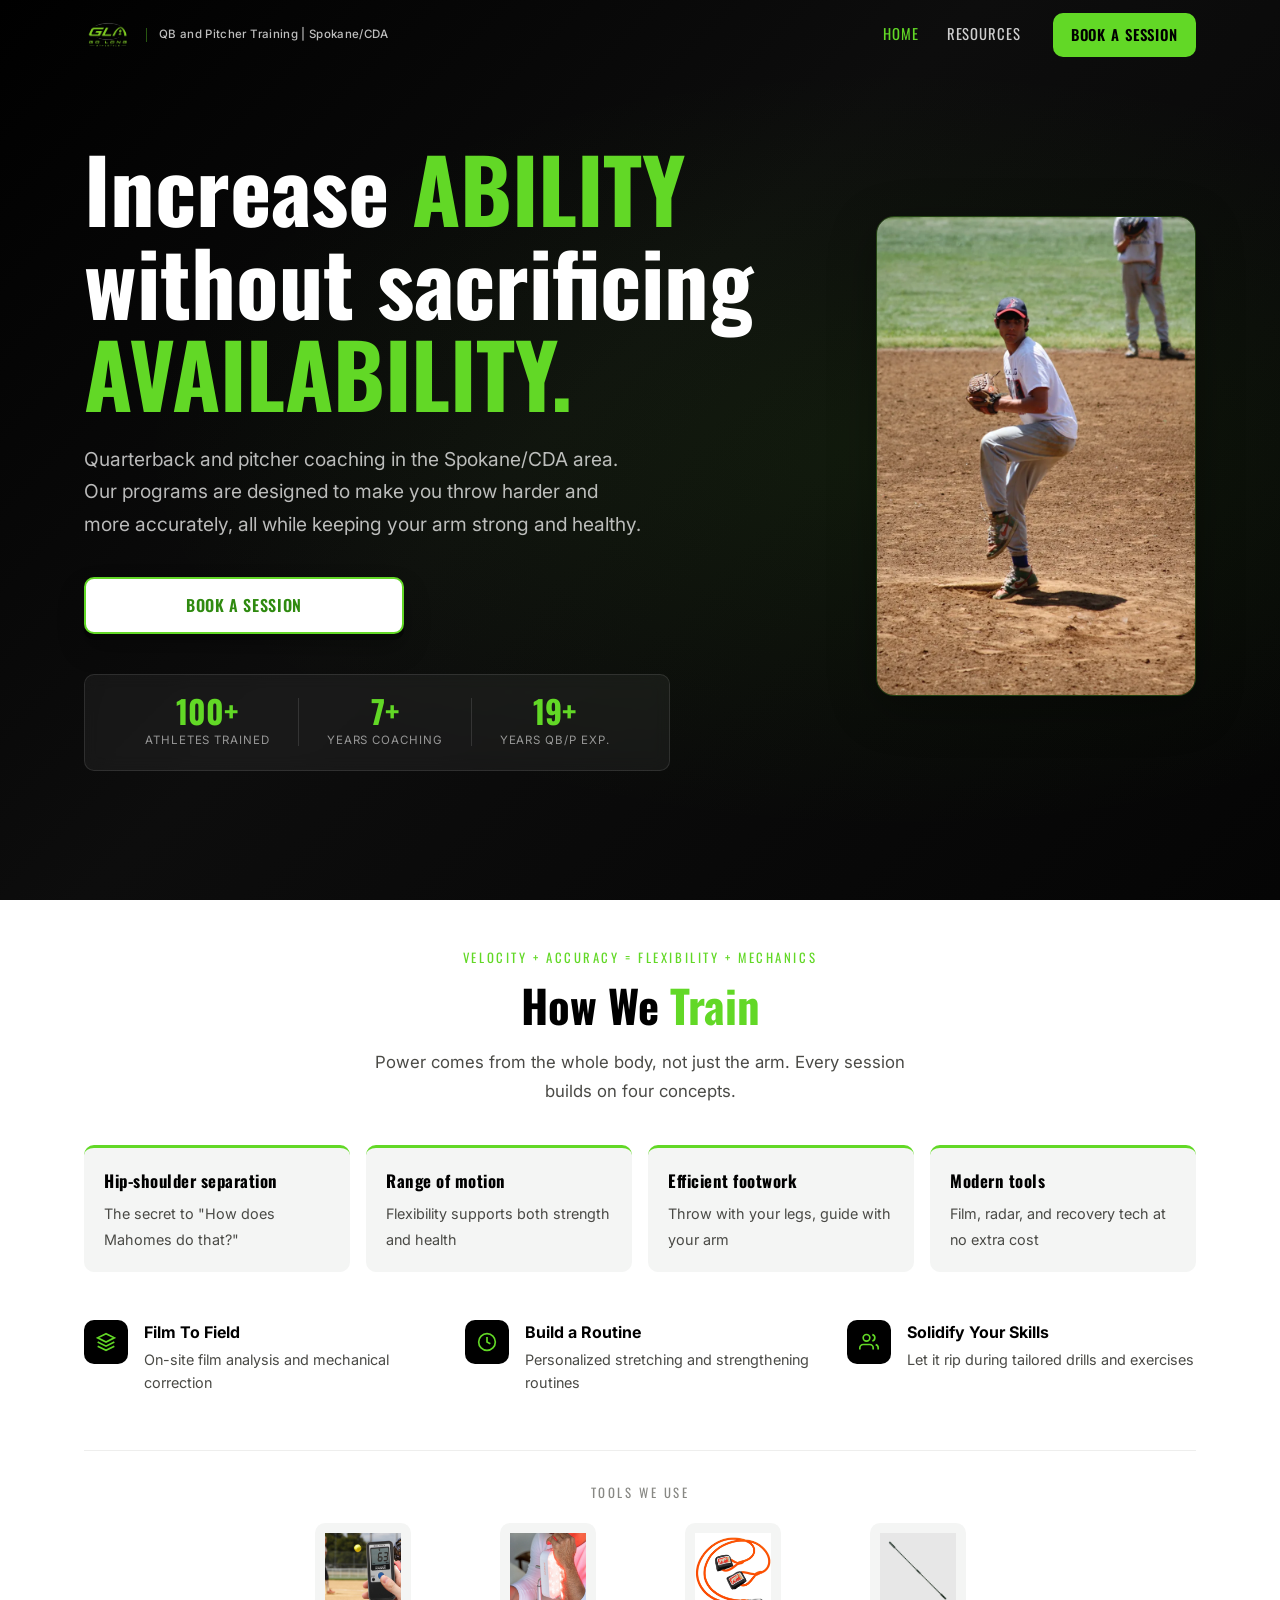
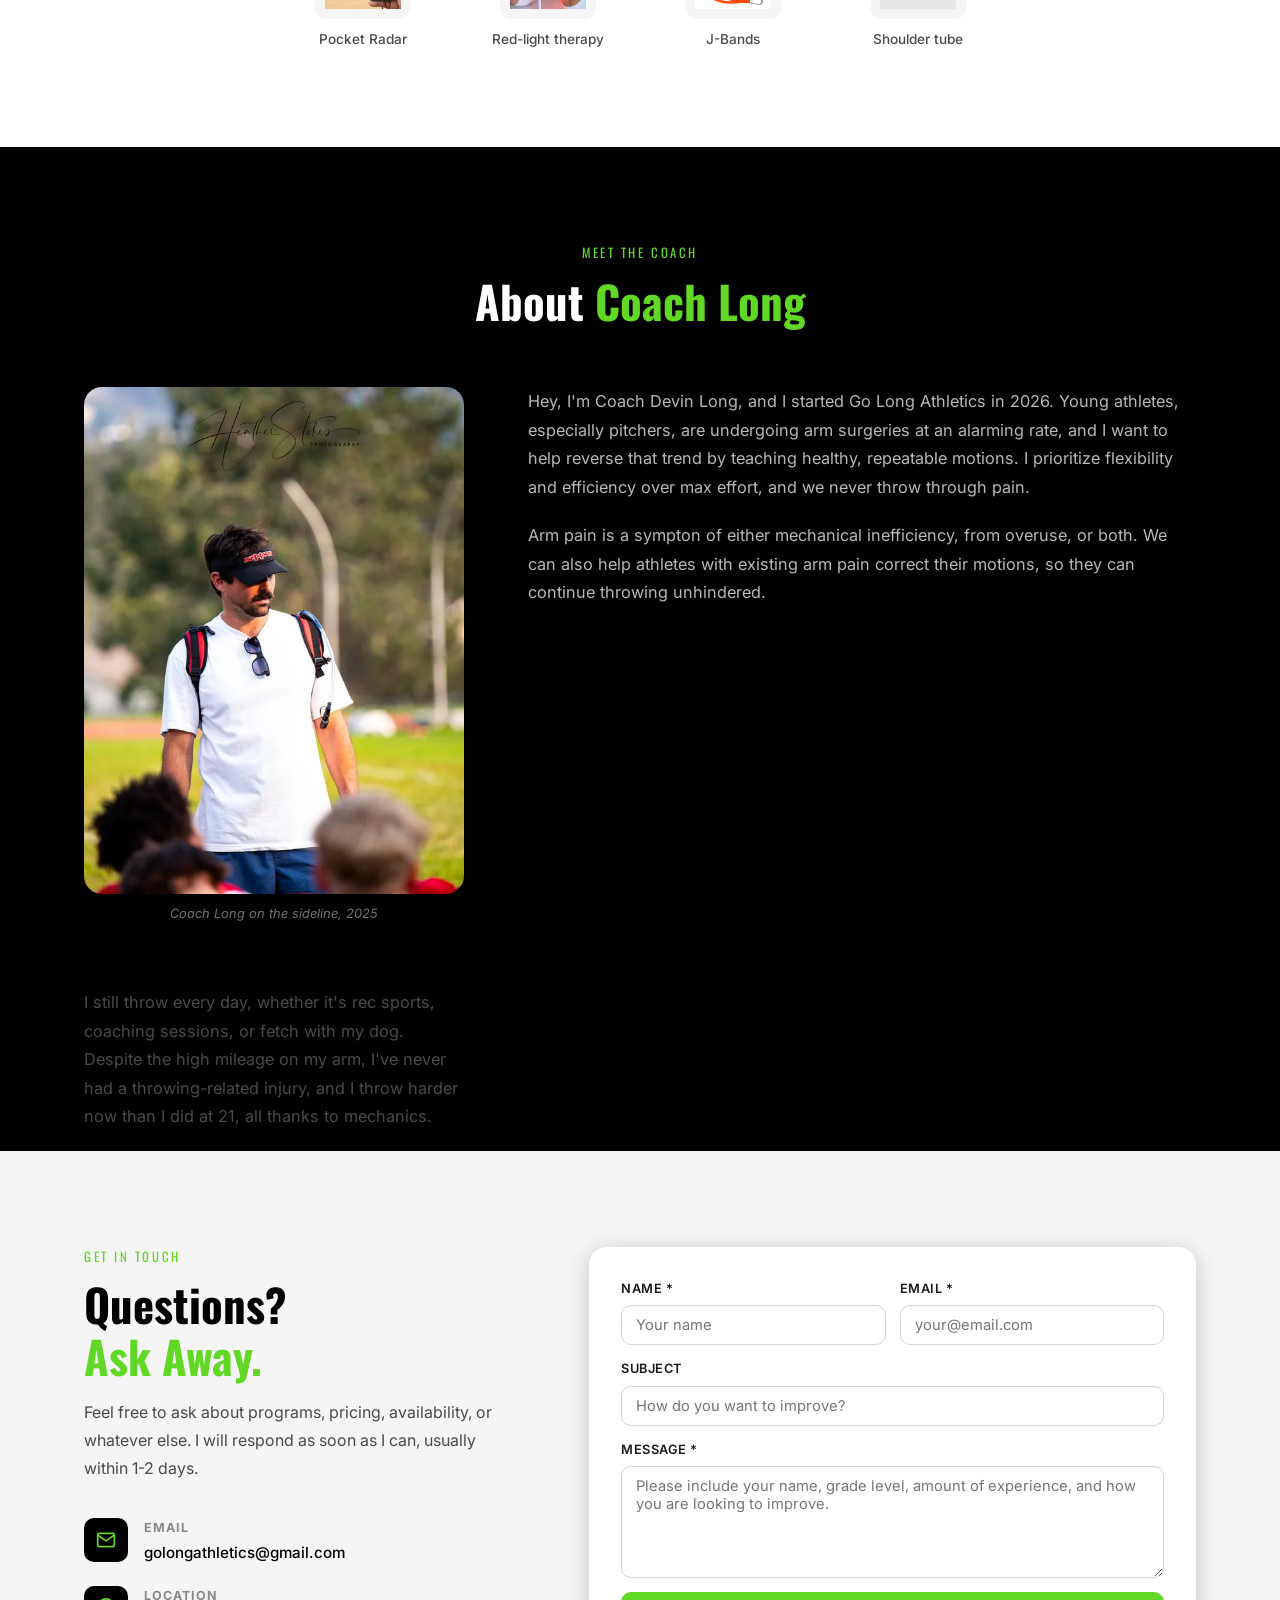
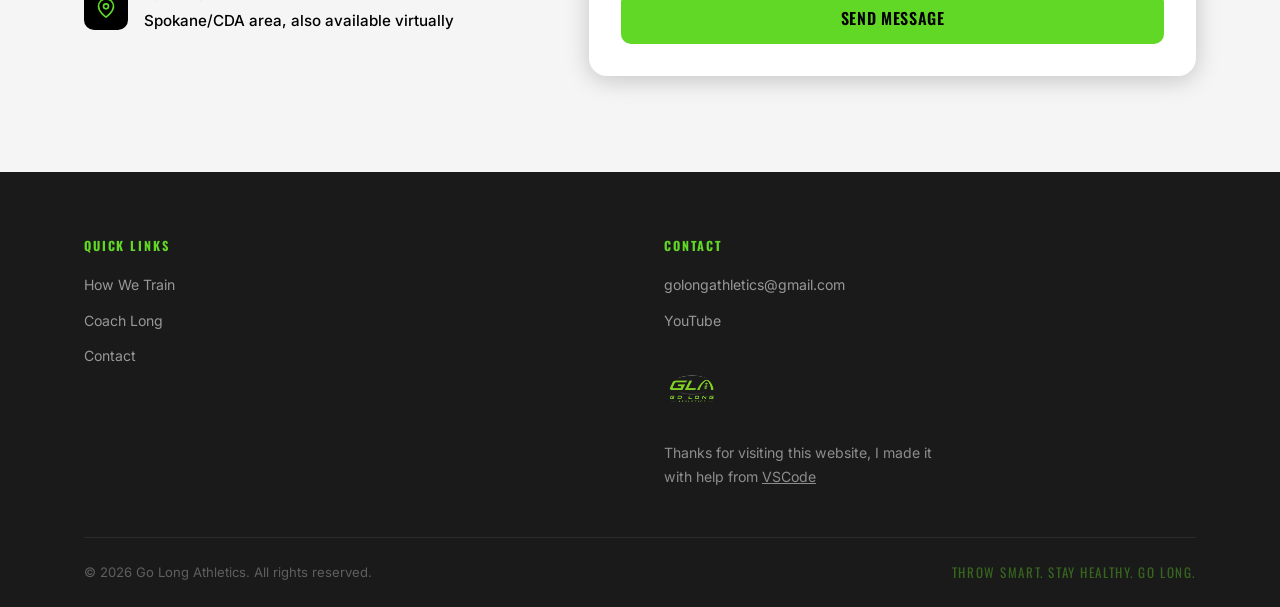
<file: index.html>
<!DOCTYPE html>
<html lang="en">
<head>
  <meta charset="UTF-8" />
  <meta name="viewport" content="width=device-width, initial-scale=1.0" />
  <title>Go Long Athletics | QB &amp; Pitcher Training in Spokane &amp; Coeur d'Alene</title>
  <meta name="description" content="Quarterback and pitcher coaching in the Spokane and Coeur d'Alene area, plus virtual sessions. Build velocity and accuracy with sound mechanics. Book a session today." />
  <link rel="canonical" href="https://golongathletics.com/" />
  <meta property="og:site_name" content="Go Long Athletics" />
  <meta property="og:type" content="website" />
  <meta property="og:title" content="Go Long Athletics | QB &amp; Pitcher Training in Spokane &amp; Coeur d'Alene" />
  <meta property="og:description" content="Quarterback and pitcher coaching in the Spokane and Coeur d'Alene area, plus virtual sessions. Build velocity and accuracy with sound mechanics. Book a session today." />
  <meta property="og:url" content="https://golongathletics.com/" />
  <meta property="og:image" content="https://golongathletics.com/photos/diagrams/GLAlogonobackground.png" />
  <script type="application/ld+json">{"@context":"https://schema.org","@graph":[{"@type":"WebSite","name":"Go Long Athletics","url":"https://golongathletics.com/"},{"@type":"Organization","name":"Go Long Athletics","url":"https://golongathletics.com/","logo":"https://golongathletics.com/photos/diagrams/GLAlogonobackground.png","email":"golongathletics@gmail.com","sameAs":["https://www.youtube.com/@GoLongAthletics"]}]}</script>
  <link rel="preconnect" href="https://fonts.googleapis.com" />
  <link rel="preconnect" href="https://fonts.gstatic.com" crossorigin />
  <link href="https://fonts.googleapis.com/css2?family=Oswald:wght@400;500;600;700&family=Inter:wght@300;400;500;600&display=swap" rel="stylesheet" />
  <link rel="stylesheet" href="styles.css" />
</head>
<body>

  <!-- ═══════════════════════════ NAVIGATION ═══════════════════════════ -->
  <header id="site-header">
    <nav class="nav-container">
      <div class="nav-brand">
        <a href="index.html" class="nav-logo">
          <img src="photos/diagrams/GLAlogonobackground.webp" alt="Go Long Athletics" class="nav-logo-img" />
        </a>
        <p class="nav-tagline">QB and Pitcher Training | Spokane/CDA</p>
      </div>
      <ul class="nav-links">
        <li><a href="#home" class="active">Home</a></li>
        <li><a href="resources.html">Resources</a></li>
      </ul>
      <a href="#contact" class="nav-cta nav-cta-btn">Book a Session</a>
    </nav>
  </header>

  <!-- ═══════════════════════════ HERO ═══════════════════════════ -->
  <section id="home" class="hero">
    <div class="hero-bg"></div>
    <div class="hero-overlay"></div>
    <div class="hero-content">
      <div class="hero-text">
        <h1 class="hero-title">Increase <span class="gold">ABILITY</span><br />without sacrificing <span class="gold">AVAILABILITY.</span></h1>
        <p class="hero-subtitle">Quarterback and pitcher coaching in the Spokane/CDA area. Our programs are designed to make you throw harder and more accurately, all while keeping your arm strong and healthy.</p>
        <div class="hero-actions">
          <!-- QB and Pitcher pages coming soon
          <a href="qb.html" class="btn btn-outline">QB</a>
          <a href="pitcher.html" class="btn btn-outline">Pitcher</a>
          -->
          <a href="#contact" class="btn btn-primary hero-contact-btn">Book a Session</a>
        </div>
        <div class="hero-badges">
          <div class="badge"><span class="badge-num">100+</span><span class="badge-label">Athletes Trained</span></div>
          <div class="badge-divider"></div>
          <div class="badge"><span class="badge-num">7+</span><span class="badge-label">Years Coaching</span></div>
          <div class="badge-divider"></div>
          <div class="badge"><span class="badge-num">19+</span><span class="badge-label">Years QB/P Exp.</span></div>
        </div>
      </div>
      <figure class="hero-photo">
        <img src="photos/athletes/IMG_3676.webp" alt="Coach Long pitching" class="hero-photo-img" />
      </figure>
    </div>
  </section>

  <!-- ═══════════════════════════ HOW WE TRAIN ═══════════════════════════ -->
  <section id="about" class="section about-section">
    <div class="container">
      <div class="section-header">
        <p class="section-eyebrow">Velocity + Accuracy = Flexibility + Mechanics</p>
        <h2 class="section-title">How We <span class="gold">Train</span></h2>
        <p class="section-intro">Power comes from the whole body, not just the arm. Every session builds on four concepts.</p>
      </div>
      <ul class="concept-list">
        <li><strong>Hip-shoulder separation</strong><span>The secret to "How does Mahomes do that?"</span></li>
        <li><strong>Range of motion</strong><span>Flexibility supports both strength and health</span></li>
        <li><strong>Efficient footwork</strong><span>Throw with your legs, guide with your arm</span></li>
        <li><strong>Modern tools</strong><span>Film, radar, and recovery tech at no extra cost</span></li>
      </ul>
      <div class="about-pillars">
        <div class="pillar">
          <div class="pillar-icon">
            <svg viewBox="0 0 24 24" fill="none" stroke="currentColor" stroke-width="2"><path d="M12 2L2 7l10 5 10-5-10-5zM2 17l10 5 10-5M2 12l10 5 10-5"/></svg>
          </div>
          <div>
            <strong>Film To Field</strong>
            <p>On-site film analysis and mechanical correction</p>
          </div>
        </div>
        <div class="pillar">
          <div class="pillar-icon">
            <svg viewBox="0 0 24 24" fill="none" stroke="currentColor" stroke-width="2"><circle cx="12" cy="12" r="10"/><polyline points="12,6 12,12 16,14"/></svg>
          </div>
          <div>
            <strong>Build a Routine</strong>
            <p>Personalized stretching and strengthening routines</p>
          </div>
        </div>
        <div class="pillar">
          <div class="pillar-icon">
            <svg viewBox="0 0 24 24" fill="none" stroke="currentColor" stroke-width="2"><path d="M17 21v-2a4 4 0 0 0-4-4H5a4 4 0 0 0-4 4v2"/><circle cx="9" cy="7" r="4"/><path d="M23 21v-2a4 4 0 0 0-3-3.87M16 3.13a4 4 0 0 1 0 7.75"/></svg>
          </div>
          <div>
            <strong>Solidify Your Skills</strong>
            <p>Let it rip during tailored drills and exercises</p>
          </div>
        </div>
      </div>
      <div class="tools-row">
        <p class="tools-label">Tools we use</p>
        <ul>
          <li><img src="photos/tech/radar.jpg" alt="" loading="lazy" /><span>Pocket Radar</span></li>
          <li><img src="photos/tech/lumebox.webp" alt="" loading="lazy" /><span>Red-light therapy</span></li>
          <li><img src="photos/tech/jbands.avif" alt="" loading="lazy" /><span>J-Bands</span></li>
          <li><img src="photos/tech/shouldertube.png" alt="" loading="lazy" /><span>Shoulder tube</span></li>
        </ul>
      </div>
    </div>
  </section>

  <!-- ═══════════════════════════ COACH ═══════════════════════════ -->
  <section id="coach" class="section coach-section">
    <div class="container">
      <div class="section-header">
        <p class="section-eyebrow">Meet the Coach</p>
        <h2 class="section-title">About <span class="gold">Coach Long</span></h2>
      </div>
      <div class="coach-grid">
        <div class="coach-photo-wrap">
          <img src="photos/me:live/coach-sideline.webp" alt="Coach Devin Long" class="coach-photo" loading="lazy" />
          <p class="coach-photo-caption">Coach Long on the sideline, 2025</p>
        </div>
        <div class="coach-bio">
          <p class="about-body">Hey, I'm Coach Devin Long, and I started Go Long Athletics in 2026. Young athletes, especially pitchers, are undergoing arm surgeries at an alarming rate, and I want to help reverse that trend by teaching healthy, repeatable motions. I prioritize flexibility and efficiency over max effort, and we never throw through pain.</p>
          <p class="about-body">Arm pain is a sympton of either mechanical inefficiency, from overuse, or both. We can also help athletes with existing arm pain correct their motions, so they can continue throwing unhindered.</p>
        </div>
          <p class="about-body">I still throw every day, whether it's rec sports, coaching sessions, or fetch with my dog. Despite the high mileage on my arm, I've never had a throwing-related injury, and I throw harder now than I did at 21, all thanks to mechanics.</p>
        </div>
      </div>
    </div>
  </section>

  <!-- ═══════════════════════════ CONTACT ═══════════════════════════ -->
  <section id="contact" class="section contact-section">
    <div class="container">
      <div class="contact-grid">
        <div class="contact-info">
          <p class="section-eyebrow">Get in Touch</p>
          <h2 class="section-title">Questions?<br /><span class="gold">Ask Away.</span></h2>
          <p class="contact-body">Feel free to ask about programs, pricing, availability, or whatever else. I will respond as soon as I can, usually within 1-2 days.</p>
          <div class="contact-details">
            <div class="contact-detail-item">
              <div class="detail-icon">
                <svg viewBox="0 0 24 24" fill="none" stroke="currentColor" stroke-width="2"><path d="M4 4h16c1.1 0 2 .9 2 2v12c0 1.1-.9 2-2 2H4c-1.1 0-2-.9-2-2V6c0-1.1.9-2 2-2z"/><polyline points="22,6 12,13 2,6"/></svg>
              </div>
              <div>
                <strong>Email</strong>
                <a href="mailto:golongathletics@gmail.com">golongathletics@gmail.com</a>
              </div>
            </div>
            <div class="contact-detail-item">
              <div class="detail-icon">
                <svg viewBox="0 0 24 24" fill="none" stroke="currentColor" stroke-width="2"><path d="M21 10c0 7-9 13-9 13s-9-6-9-13a9 9 0 0 1 18 0z"/><circle cx="12" cy="10" r="3"/></svg>
              </div>
              <div>
                <strong>Location</strong>
                <span>Spokane/CDA area, also available virtually</span>
              </div>
            </div>
          </div>
        </div>
        <div class="contact-form-wrap">
          <form
            id="contact-form"
            action="https://submit-form.com/otF4phmnl"
            method="POST"
            class="contact-form"
            novalidate
          >
            <div class="form-row">
              <div class="form-group">
                <label for="c-name">Name *</label>
                <input type="text" id="c-name" name="name" required placeholder="Your name" />
              </div>
              <div class="form-group">
                <label for="c-email">Email *</label>
                <input type="email" id="c-email" name="email" required placeholder="your@email.com" />
              </div>
            </div>
            <div class="form-group">
              <label for="c-subject">Subject</label>
              <input type="text" id="c-subject" name="subject" placeholder="How do you want to improve?" />
            </div>
            <div class="form-group">
              <label for="c-message">Message *</label>
              <textarea id="c-message" name="message" rows="5" required placeholder="Please include your name, grade level, amount of experience, and how you are looking to improve."></textarea>
            </div>
            <button type="submit" class="btn btn-primary btn-full">Send Message</button>
            <div class="form-success" id="contact-success" style="display:none;">
              <svg viewBox="0 0 24 24" fill="none" stroke="currentColor" stroke-width="2"><polyline points="20 6 9 17 4 12"/></svg>
              <p><strong>Message sent!</strong> Thank you.</p>
            </div>
          </form>
        </div>
      </div>
    </div>
  </section>

  <!-- ═══════════════════════════ FOOTER ═══════════════════════════ -->
  <footer class="site-footer">
    <div class="container">
      <div class="footer-grid">
        <div class="footer-links-col">
          <h4>Quick Links</h4>
          <ul>
            <li><a href="#about">How We Train</a></li>
            <li><a href="#coach">Coach Long</a></li>
            <li><a href="#contact">Contact</a></li>
          </ul>
        </div>
        <div class="footer-links-col">
          <h4>Contact</h4>
          <ul>
            <li><a href="mailto:golongathletics@gmail.com">golongathletics@gmail.com</a></li>
            <li><a href="https://www.youtube.com/@GoLongAthletics" target="_blank" rel="noopener noreferrer">YouTube</a></li>
          </ul>
          <div class="footer-brand">
            <a href="#home" class="footer-logo">
              <img src="photos/diagrams/GLAlogonobackground.webp" alt="Go Long Athletics" class="footer-logo-img" loading="lazy" />
            </a>
            <p>Thanks for visiting this website, I made it with help from <a href="https://code.visualstudio.com/" target="_blank" rel="noopener noreferrer">VSCode</a></p>
          </div>
        </div>
      </div>
      <div class="footer-bottom">
        <p>&copy; <span id="footer-year"></span> Go Long Athletics. All rights reserved.</p>
        <p class="footer-tagline">Throw Smart. Stay Healthy. Go Long.</p>
      </div>
    </div>
  </footer>

  <script src="script.js"></script>
</body>
</html>
</file>
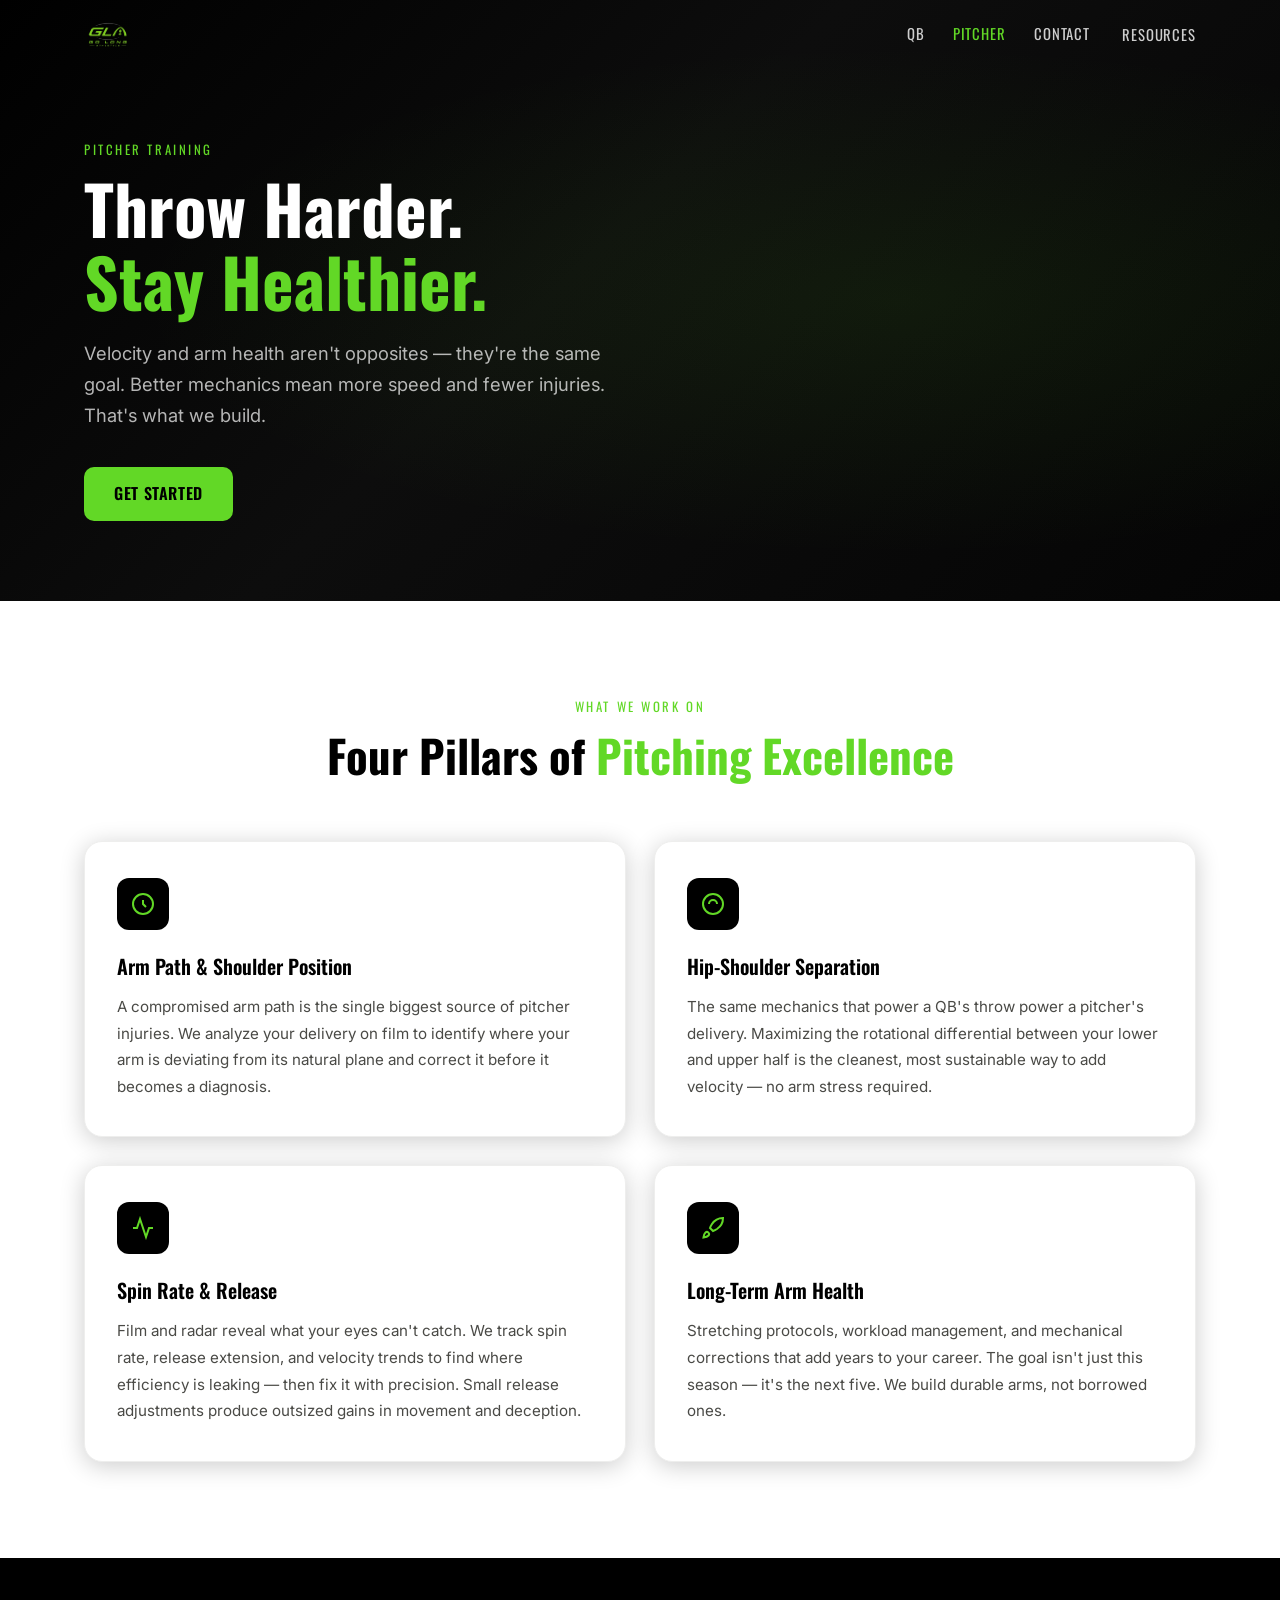
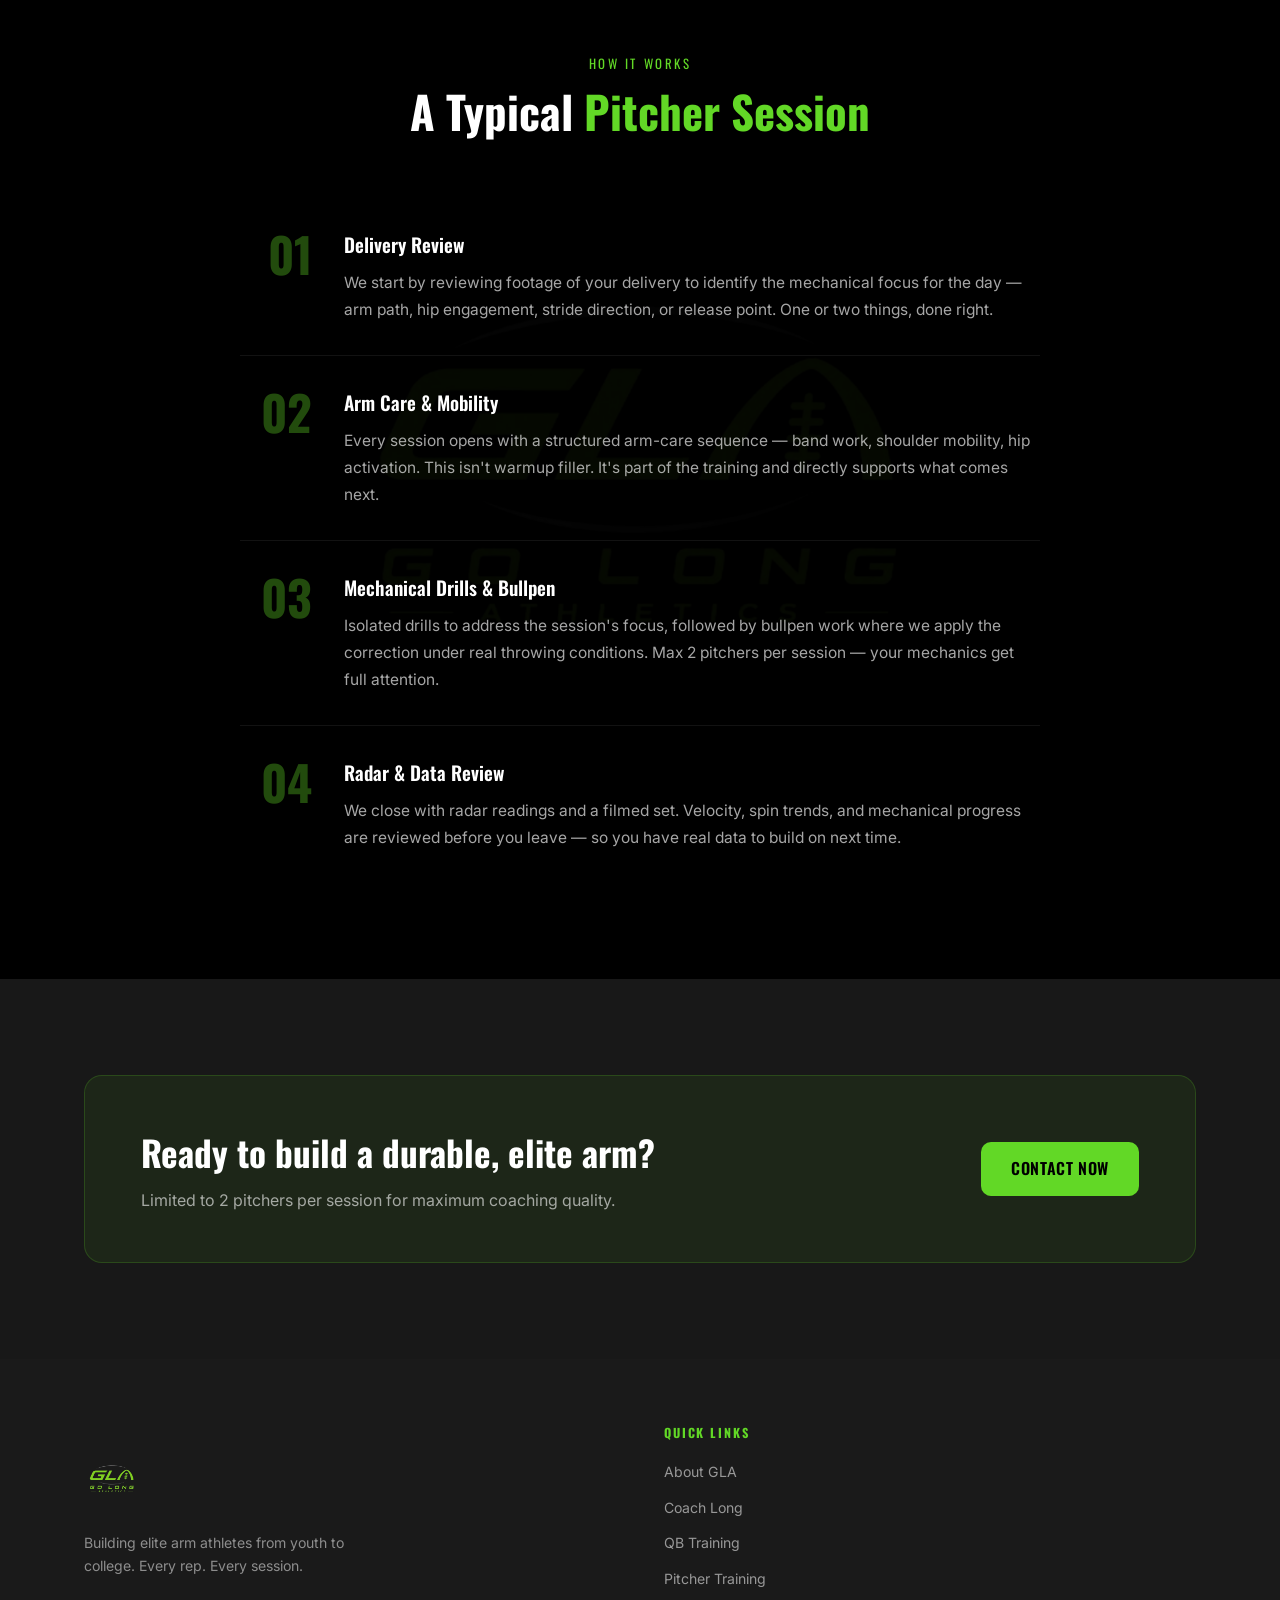
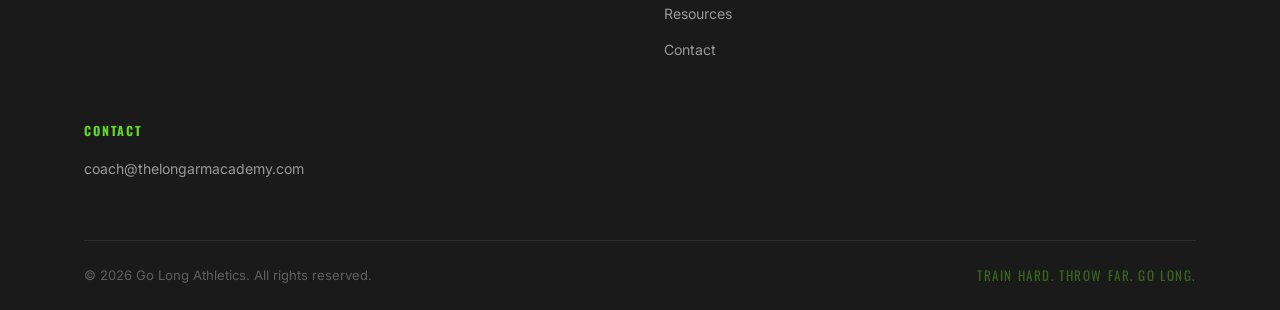
<file: pitcher.html>
<!DOCTYPE html>
<html lang="en">
<head>
  <meta charset="UTF-8" />
  <meta name="viewport" content="width=device-width, initial-scale=1.0" />
  <title>Pitcher Training in Spokane &amp; Coeur d'Alene | Go Long Athletics</title>
  <meta name="description" content="Pitcher coaching in Spokane and Coeur d'Alene focused on arm health, velocity, spin rate, and biomechanically sound mechanics. In person or virtual." />
  <link rel="canonical" href="https://golongathletics.com/pitcher.html" />
  <meta property="og:site_name" content="Go Long Athletics" />
  <meta property="og:type" content="website" />
  <meta property="og:title" content="Pitcher Training in Spokane &amp; Coeur d'Alene | Go Long Athletics" />
  <meta property="og:description" content="Pitcher coaching in Spokane and Coeur d'Alene focused on arm health, velocity, spin rate, and biomechanically sound mechanics. In person or virtual." />
  <meta property="og:url" content="https://golongathletics.com/pitcher.html" />
  <meta property="og:image" content="https://golongathletics.com/photos/diagrams/GLAlogonobackground.png" />
  <link rel="preconnect" href="https://fonts.googleapis.com" />
  <link rel="preconnect" href="https://fonts.gstatic.com" crossorigin />
  <link href="https://fonts.googleapis.com/css2?family=Oswald:wght@400;500;600;700&family=Inter:wght@300;400;500;600&display=swap" rel="stylesheet" />
  <link rel="stylesheet" href="styles.css" />
</head>
<body>

  <!-- ═══════════════════════════ NAVIGATION ═══════════════════════════ -->
  <header id="site-header">
    <nav class="nav-container">
      <a href="index.html" class="nav-logo">
        <img src="photos/diagrams/GLAlogonobackground.webp" alt="Go Long Athletics" class="nav-logo-img" />
      </a>
      <ul class="nav-links">
        <li><a href="qb.html">QB</a></li>
        <li><a href="pitcher.html" class="active">Pitcher</a></li>
        <li><a href="index.html#contact">Contact</a></li>
      </ul>
      <a href="resources.html" class="nav-cta">Resources</a>
      <button class="nav-hamburger" id="hamburger" aria-label="Open menu" aria-expanded="false">
        <span></span><span></span><span></span>
      </button>
    </nav>
    <div class="nav-mobile-menu" id="mobile-menu">
      <a href="qb.html" class="mobile-link">QB</a>
      <a href="pitcher.html" class="mobile-link">Pitcher</a>
      <a href="index.html#contact" class="mobile-link">Contact</a>
      <a href="resources.html" class="mobile-link mobile-cta">Resources</a>
    </div>
  </header>

  <!-- ═══════════════════════════ PAGE HERO ═══════════════════════════ -->
  <section class="page-hero">
    <div class="hero-bg"></div>
    <div class="hero-overlay"></div>
    <div class="page-hero-content">
      <p class="section-eyebrow">Pitcher Training</p>
      <h1 class="page-hero-title">Throw Harder.<br /><span class="gold">Stay Healthier.</span></h1>
      <p class="page-hero-subtitle">Velocity and arm health aren't opposites — they're the same goal. Better mechanics mean more speed and fewer injuries. That's what we build.</p>
      <a href="index.html#contact" class="btn btn-primary">Get Started</a>
    </div>
  </section>

  <!-- ═══════════════════════════ FOUR PILLARS ═══════════════════════════ -->
  <section class="section">
    <div class="container">
      <div class="section-header">
        <p class="section-eyebrow">What We Work On</p>
        <h2 class="section-title">Four Pillars of <span class="gold">Pitching Excellence</span></h2>
      </div>
      <div class="training-grid">
        <div class="training-card">
          <div class="training-card-icon">
            <svg viewBox="0 0 24 24" fill="none" stroke="currentColor" stroke-width="2"><path d="M12 2a10 10 0 1 0 10 10A10 10 0 0 0 12 2z"/><path d="M12 8v4l3 3"/></svg>
          </div>
          <h3>Arm Path &amp; Shoulder Position</h3>
          <p>A compromised arm path is the single biggest source of pitcher injuries. We analyze your delivery on film to identify where your arm is deviating from its natural plane and correct it before it becomes a diagnosis.</p>
        </div>
        <div class="training-card">
          <div class="training-card-icon">
            <svg viewBox="0 0 24 24" fill="none" stroke="currentColor" stroke-width="2"><path d="M12 2C6.48 2 2 6.48 2 12s4.48 10 10 10 10-4.48 10-10S17.52 2 12 2z"/><path d="M8 12c0-2.21 1.79-4 4-4s4 1.79 4 4"/></svg>
          </div>
          <h3>Hip-Shoulder Separation</h3>
          <p>The same mechanics that power a QB's throw power a pitcher's delivery. Maximizing the rotational differential between your lower and upper half is the cleanest, most sustainable way to add velocity — no arm stress required.</p>
        </div>
        <div class="training-card">
          <div class="training-card-icon">
            <svg viewBox="0 0 24 24" fill="none" stroke="currentColor" stroke-width="2"><polyline points="22 12 18 12 15 21 9 3 6 12 2 12"/></svg>
          </div>
          <h3>Spin Rate &amp; Release</h3>
          <p>Film and radar reveal what your eyes can't catch. We track spin rate, release extension, and velocity trends to find where efficiency is leaking — then fix it with precision. Small release adjustments produce outsized gains in movement and deception.</p>
        </div>
        <div class="training-card">
          <div class="training-card-icon">
            <svg viewBox="0 0 24 24" fill="none" stroke="currentColor" stroke-width="2"><path d="M4.5 16.5c-1.5 1.26-2 5-2 5s3.74-.5 5-2c.71-.84.7-2.13-.09-2.91a2.18 2.18 0 0 0-2.91-.09z"/><path d="m12 15-3-3a22 22 0 0 1 2-3.95A12.88 12.88 0 0 1 22 2c0 2.72-.78 7.5-6 11a22.35 22.35 0 0 1-4 2z"/></svg>
          </div>
          <h3>Long-Term Arm Health</h3>
          <p>Stretching protocols, workload management, and mechanical corrections that add years to your career. The goal isn't just this season — it's the next five. We build durable arms, not borrowed ones.</p>
        </div>
      </div>
    </div>
  </section>

  <!-- ═══════════════════════════ THE PROCESS ═══════════════════════════ -->
  <section class="section process-section">
    <div class="container">
      <div class="section-header">
        <p class="section-eyebrow">How It Works</p>
        <h2 class="section-title">A Typical <span class="gold">Pitcher Session</span></h2>
      </div>
      <div class="process-steps">
        <div class="process-step">
          <div class="step-number">01</div>
          <div class="step-body">
            <h3>Delivery Review</h3>
            <p>We start by reviewing footage of your delivery to identify the mechanical focus for the day — arm path, hip engagement, stride direction, or release point. One or two things, done right.</p>
          </div>
        </div>
        <div class="process-step">
          <div class="step-number">02</div>
          <div class="step-body">
            <h3>Arm Care &amp; Mobility</h3>
            <p>Every session opens with a structured arm-care sequence — band work, shoulder mobility, hip activation. This isn't warmup filler. It's part of the training and directly supports what comes next.</p>
          </div>
        </div>
        <div class="process-step">
          <div class="step-number">03</div>
          <div class="step-body">
            <h3>Mechanical Drills &amp; Bullpen</h3>
            <p>Isolated drills to address the session's focus, followed by bullpen work where we apply the correction under real throwing conditions. Max 2 pitchers per session — your mechanics get full attention.</p>
          </div>
        </div>
        <div class="process-step">
          <div class="step-number">04</div>
          <div class="step-body">
            <h3>Radar &amp; Data Review</h3>
            <p>We close with radar readings and a filmed set. Velocity, spin trends, and mechanical progress are reviewed before you leave — so you have real data to build on next time.</p>
          </div>
        </div>
      </div>
    </div>
  </section>

  <!-- ═══════════════════════════ CTA ═══════════════════════════ -->
  <section class="section cta-section">
    <div class="container">
      <div class="cta-band">
        <div class="cta-text">
          <h2 class="cta-title">Ready to build a durable, elite arm?</h2>
          <p class="cta-sub">Limited to 2 pitchers per session for maximum coaching quality.</p>
        </div>
        <a href="index.html#contact" class="btn btn-primary">Contact Now</a>
      </div>
    </div>
  </section>

  <!-- ═══════════════════════════ FOOTER ═══════════════════════════ -->
  <footer class="site-footer">
    <div class="container">
      <div class="footer-grid">
        <div class="footer-brand">
          <a href="index.html" class="footer-logo">
            <img src="photos/diagrams/GLAlogonobackground.webp" alt="Go Long Athletics" class="footer-logo-img" loading="lazy" />
          </a>
          <p>Building elite arm athletes from youth to college. Every rep. Every session.</p>
        </div>
        <div class="footer-links-col">
          <h4>Quick Links</h4>
          <ul>
            <li><a href="index.html#about">About GLA</a></li>
            <li><a href="index.html#coach">Coach Long</a></li>
            <li><a href="qb.html">QB Training</a></li>
            <li><a href="pitcher.html">Pitcher Training</a></li>
            <li><a href="resources.html">Resources</a></li>
            <li><a href="index.html#contact">Contact</a></li>
          </ul>
        </div>
        <div class="footer-links-col">
          <h4>Contact</h4>
          <ul>
            <li><a href="mailto:coach@thelongarmacademy.com">coach@thelongarmacademy.com</a></li>
          </ul>
        </div>
      </div>
      <div class="footer-bottom">
        <p>&copy; <span id="footer-year"></span> Go Long Athletics. All rights reserved.</p>
        <p class="footer-tagline">Train Hard. Throw Far. Go Long.</p>
      </div>
    </div>
  </footer>

  <script src="script.js"></script>
</body>
</html>
</file>
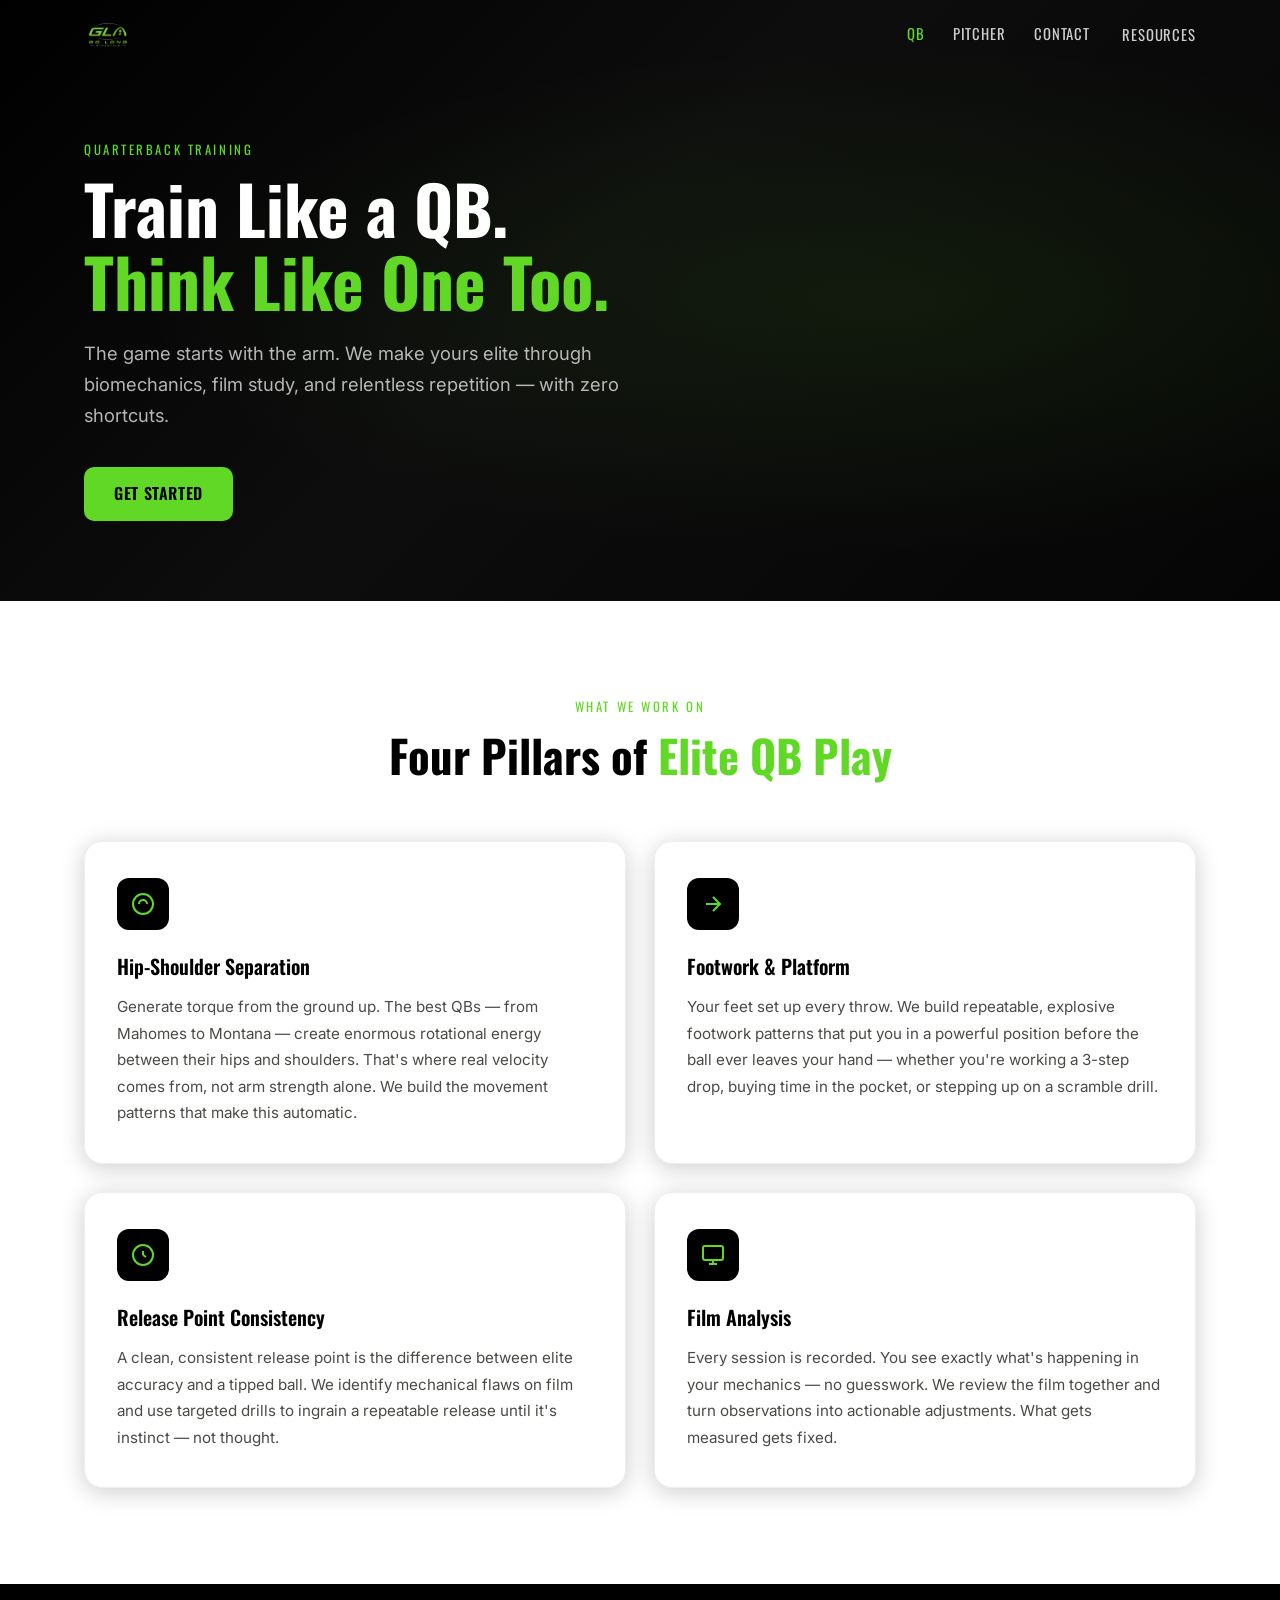
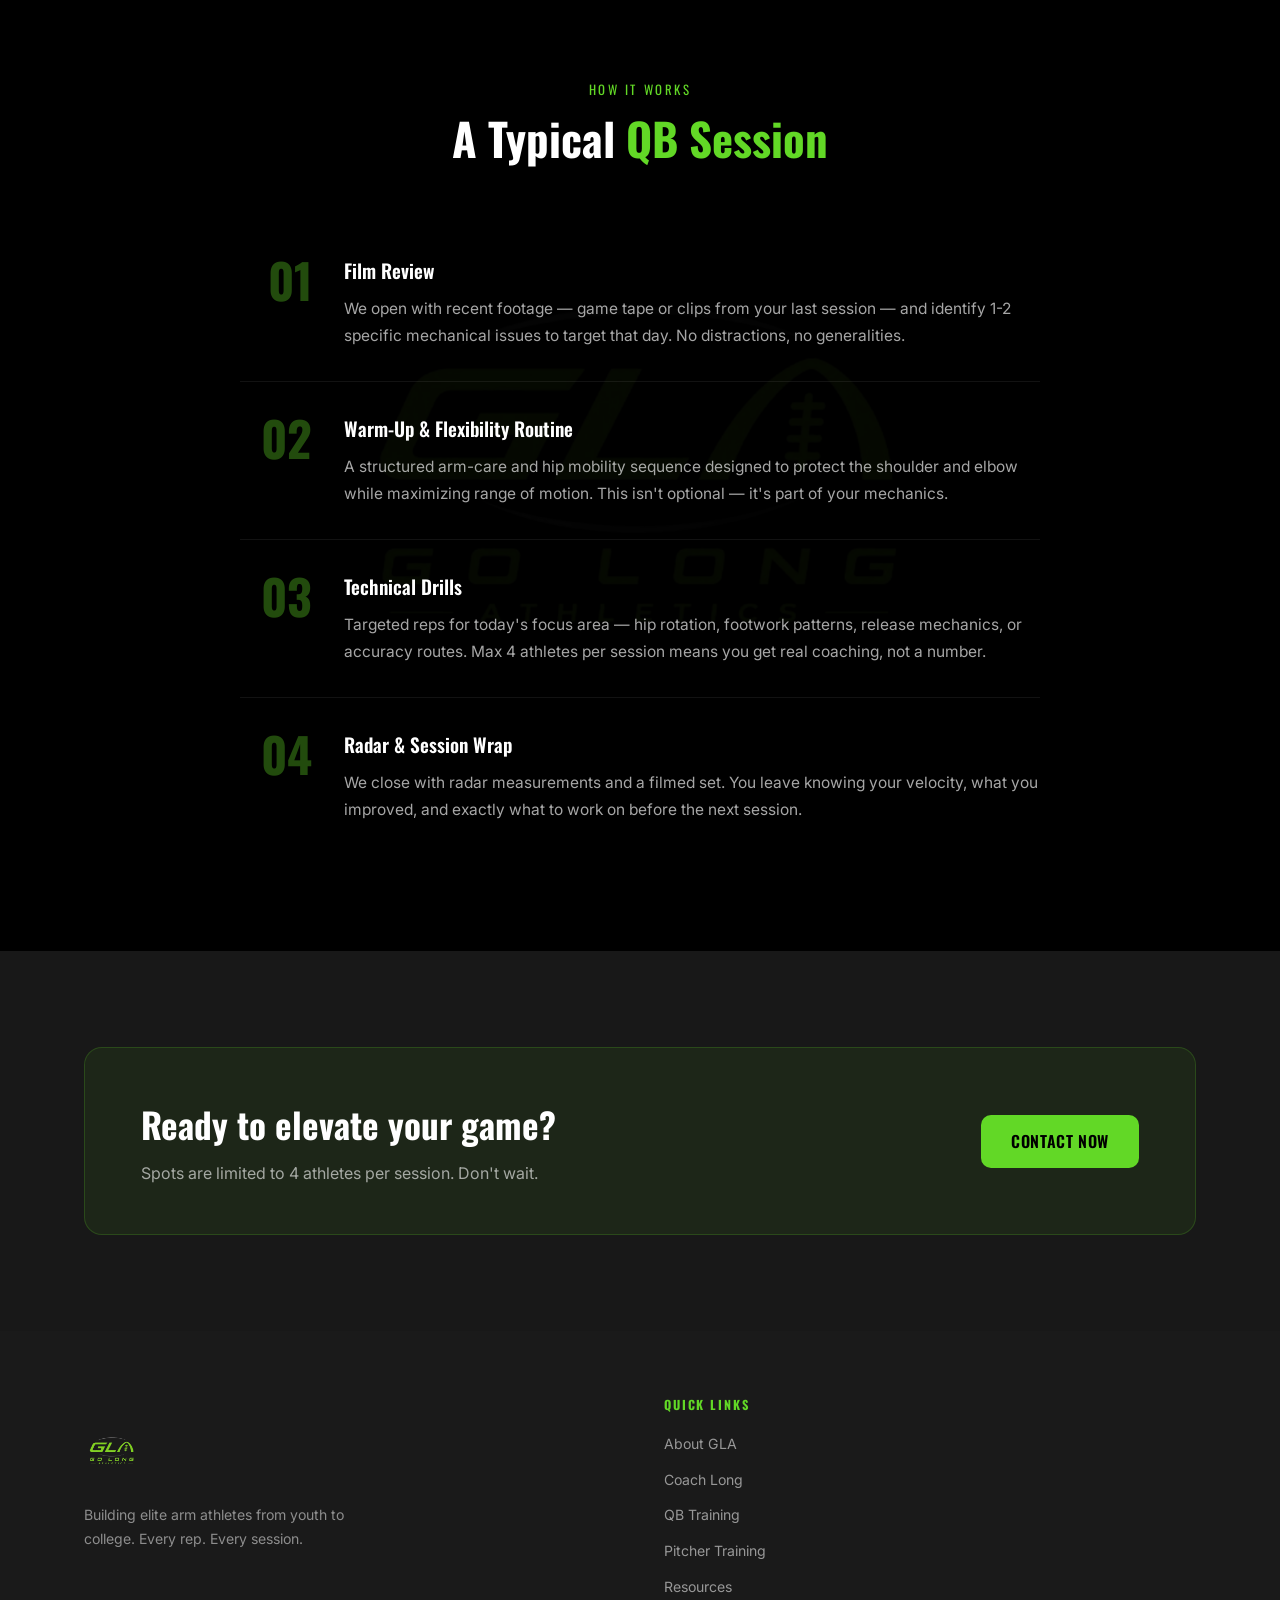
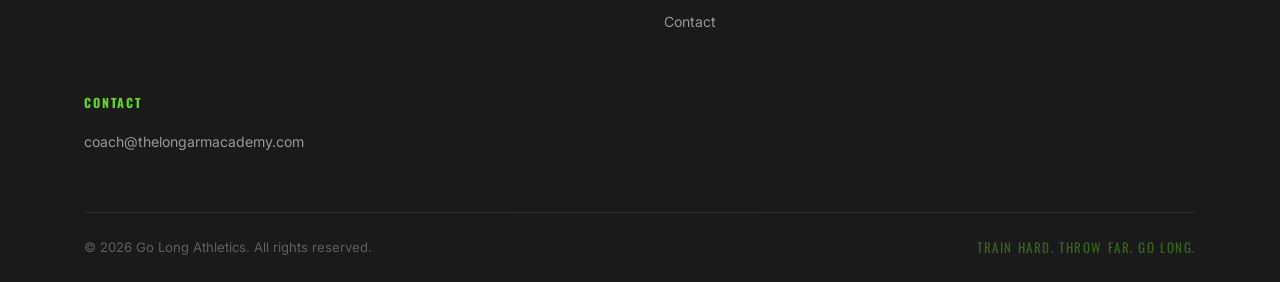
<file: qb.html>
<!DOCTYPE html>
<html lang="en">
<head>
  <meta charset="UTF-8" />
  <meta name="viewport" content="width=device-width, initial-scale=1.0" />
  <title>Quarterback Training in Spokane &amp; Coeur d'Alene | Go Long Athletics</title>
  <meta name="description" content="Quarterback coaching in Spokane and Coeur d'Alene focused on footwork, hip-shoulder separation, release point consistency, and film analysis. In person or virtual." />
  <link rel="canonical" href="https://golongathletics.com/qb.html" />
  <meta property="og:site_name" content="Go Long Athletics" />
  <meta property="og:type" content="website" />
  <meta property="og:title" content="Quarterback Training in Spokane &amp; Coeur d'Alene | Go Long Athletics" />
  <meta property="og:description" content="Quarterback coaching in Spokane and Coeur d'Alene focused on footwork, hip-shoulder separation, release point consistency, and film analysis. In person or virtual." />
  <meta property="og:url" content="https://golongathletics.com/qb.html" />
  <meta property="og:image" content="https://golongathletics.com/photos/diagrams/GLAlogonobackground.png" />
  <link rel="preconnect" href="https://fonts.googleapis.com" />
  <link rel="preconnect" href="https://fonts.gstatic.com" crossorigin />
  <link href="https://fonts.googleapis.com/css2?family=Oswald:wght@400;500;600;700&family=Inter:wght@300;400;500;600&display=swap" rel="stylesheet" />
  <link rel="stylesheet" href="styles.css" />
</head>
<body>

  <!-- ═══════════════════════════ NAVIGATION ═══════════════════════════ -->
  <header id="site-header">
    <nav class="nav-container">
      <a href="index.html" class="nav-logo">
        <img src="photos/diagrams/GLAlogonobackground.webp" alt="Go Long Athletics" class="nav-logo-img" />
      </a>
      <ul class="nav-links">
        <li><a href="qb.html" class="active">QB</a></li>
        <li><a href="pitcher.html">Pitcher</a></li>
        <li><a href="index.html#contact">Contact</a></li>
      </ul>
      <a href="resources.html" class="nav-cta">Resources</a>
      <button class="nav-hamburger" id="hamburger" aria-label="Open menu" aria-expanded="false">
        <span></span><span></span><span></span>
      </button>
    </nav>
    <div class="nav-mobile-menu" id="mobile-menu">
      <a href="qb.html" class="mobile-link">QB</a>
      <a href="pitcher.html" class="mobile-link">Pitcher</a>
      <a href="index.html#contact" class="mobile-link">Contact</a>
      <a href="resources.html" class="mobile-link mobile-cta">Resources</a>
    </div>
  </header>

  <!-- ═══════════════════════════ PAGE HERO ═══════════════════════════ -->
  <section class="page-hero">
    <div class="hero-bg"></div>
    <div class="hero-overlay"></div>
    <div class="page-hero-content">
      <p class="section-eyebrow">Quarterback Training</p>
      <h1 class="page-hero-title">Train Like a QB.<br /><span class="gold">Think Like One Too.</span></h1>
      <p class="page-hero-subtitle">The game starts with the arm. We make yours elite through biomechanics, film study, and relentless repetition — with zero shortcuts.</p>
      <a href="index.html#contact" class="btn btn-primary">Get Started</a>
    </div>
  </section>

  <!-- ═══════════════════════════ FOUR PILLARS ═══════════════════════════ -->
  <section class="section">
    <div class="container">
      <div class="section-header">
        <p class="section-eyebrow">What We Work On</p>
        <h2 class="section-title">Four Pillars of <span class="gold">Elite QB Play</span></h2>
      </div>
      <div class="training-grid">
        <div class="training-card">
          <div class="training-card-icon">
            <svg viewBox="0 0 24 24" fill="none" stroke="currentColor" stroke-width="2"><path d="M12 2C6.48 2 2 6.48 2 12s4.48 10 10 10 10-4.48 10-10S17.52 2 12 2z"/><path d="M8 12c0-2.21 1.79-4 4-4s4 1.79 4 4"/></svg>
          </div>
          <h3>Hip-Shoulder Separation</h3>
          <p>Generate torque from the ground up. The best QBs — from Mahomes to Montana — create enormous rotational energy between their hips and shoulders. That's where real velocity comes from, not arm strength alone. We build the movement patterns that make this automatic.</p>
        </div>
        <div class="training-card">
          <div class="training-card-icon">
            <svg viewBox="0 0 24 24" fill="none" stroke="currentColor" stroke-width="2"><path d="M5 12h14"/><path d="M12 5l7 7-7 7"/></svg>
          </div>
          <h3>Footwork &amp; Platform</h3>
          <p>Your feet set up every throw. We build repeatable, explosive footwork patterns that put you in a powerful position before the ball ever leaves your hand — whether you're working a 3-step drop, buying time in the pocket, or stepping up on a scramble drill.</p>
        </div>
        <div class="training-card">
          <div class="training-card-icon">
            <svg viewBox="0 0 24 24" fill="none" stroke="currentColor" stroke-width="2"><circle cx="12" cy="12" r="10"/><line x1="12" y1="8" x2="12" y2="12"/><line x1="12" y1="12" x2="15" y2="14"/></svg>
          </div>
          <h3>Release Point Consistency</h3>
          <p>A clean, consistent release point is the difference between elite accuracy and a tipped ball. We identify mechanical flaws on film and use targeted drills to ingrain a repeatable release until it's instinct — not thought.</p>
        </div>
        <div class="training-card">
          <div class="training-card-icon">
            <svg viewBox="0 0 24 24" fill="none" stroke="currentColor" stroke-width="2"><rect x="2" y="3" width="20" height="14" rx="2"/><path d="M8 21h8M12 17v4"/></svg>
          </div>
          <h3>Film Analysis</h3>
          <p>Every session is recorded. You see exactly what's happening in your mechanics — no guesswork. We review the film together and turn observations into actionable adjustments. What gets measured gets fixed.</p>
        </div>
      </div>
    </div>
  </section>

  <!-- ═══════════════════════════ THE PROCESS ═══════════════════════════ -->
  <section class="section process-section">
    <div class="container">
      <div class="section-header">
        <p class="section-eyebrow">How It Works</p>
        <h2 class="section-title">A Typical <span class="gold">QB Session</span></h2>
      </div>
      <div class="process-steps">
        <div class="process-step">
          <div class="step-number">01</div>
          <div class="step-body">
            <h3>Film Review</h3>
            <p>We open with recent footage — game tape or clips from your last session — and identify 1-2 specific mechanical issues to target that day. No distractions, no generalities.</p>
          </div>
        </div>
        <div class="process-step">
          <div class="step-number">02</div>
          <div class="step-body">
            <h3>Warm-Up &amp; Flexibility Routine</h3>
            <p>A structured arm-care and hip mobility sequence designed to protect the shoulder and elbow while maximizing range of motion. This isn't optional — it's part of your mechanics.</p>
          </div>
        </div>
        <div class="process-step">
          <div class="step-number">03</div>
          <div class="step-body">
            <h3>Technical Drills</h3>
            <p>Targeted reps for today's focus area — hip rotation, footwork patterns, release mechanics, or accuracy routes. Max 4 athletes per session means you get real coaching, not a number.</p>
          </div>
        </div>
        <div class="process-step">
          <div class="step-number">04</div>
          <div class="step-body">
            <h3>Radar &amp; Session Wrap</h3>
            <p>We close with radar measurements and a filmed set. You leave knowing your velocity, what you improved, and exactly what to work on before the next session.</p>
          </div>
        </div>
      </div>
    </div>
  </section>

  <!-- ═══════════════════════════ CTA ═══════════════════════════ -->
  <section class="section cta-section">
    <div class="container">
      <div class="cta-band">
        <div class="cta-text">
          <h2 class="cta-title">Ready to elevate your game?</h2>
          <p class="cta-sub">Spots are limited to 4 athletes per session. Don't wait.</p>
        </div>
        <a href="index.html#contact" class="btn btn-primary">Contact Now</a>
      </div>
    </div>
  </section>

  <!-- ═══════════════════════════ FOOTER ═══════════════════════════ -->
  <footer class="site-footer">
    <div class="container">
      <div class="footer-grid">
        <div class="footer-brand">
          <a href="index.html" class="footer-logo">
            <img src="photos/diagrams/GLAlogonobackground.webp" alt="Go Long Athletics" class="footer-logo-img" loading="lazy" />
          </a>
          <p>Building elite arm athletes from youth to college. Every rep. Every session.</p>
        </div>
        <div class="footer-links-col">
          <h4>Quick Links</h4>
          <ul>
            <li><a href="index.html#about">About GLA</a></li>
            <li><a href="index.html#coach">Coach Long</a></li>
            <li><a href="qb.html">QB Training</a></li>
            <li><a href="pitcher.html">Pitcher Training</a></li>
            <li><a href="resources.html">Resources</a></li>
            <li><a href="index.html#contact">Contact</a></li>
          </ul>
        </div>
        <div class="footer-links-col">
          <h4>Contact</h4>
          <ul>
            <li><a href="mailto:coach@thelongarmacademy.com">coach@thelongarmacademy.com</a></li>
          </ul>
        </div>
      </div>
      <div class="footer-bottom">
        <p>&copy; <span id="footer-year"></span> Go Long Athletics. All rights reserved.</p>
        <p class="footer-tagline">Train Hard. Throw Far. Go Long.</p>
      </div>
    </div>
  </footer>

  <script src="script.js"></script>
</body>
</html>
</file>
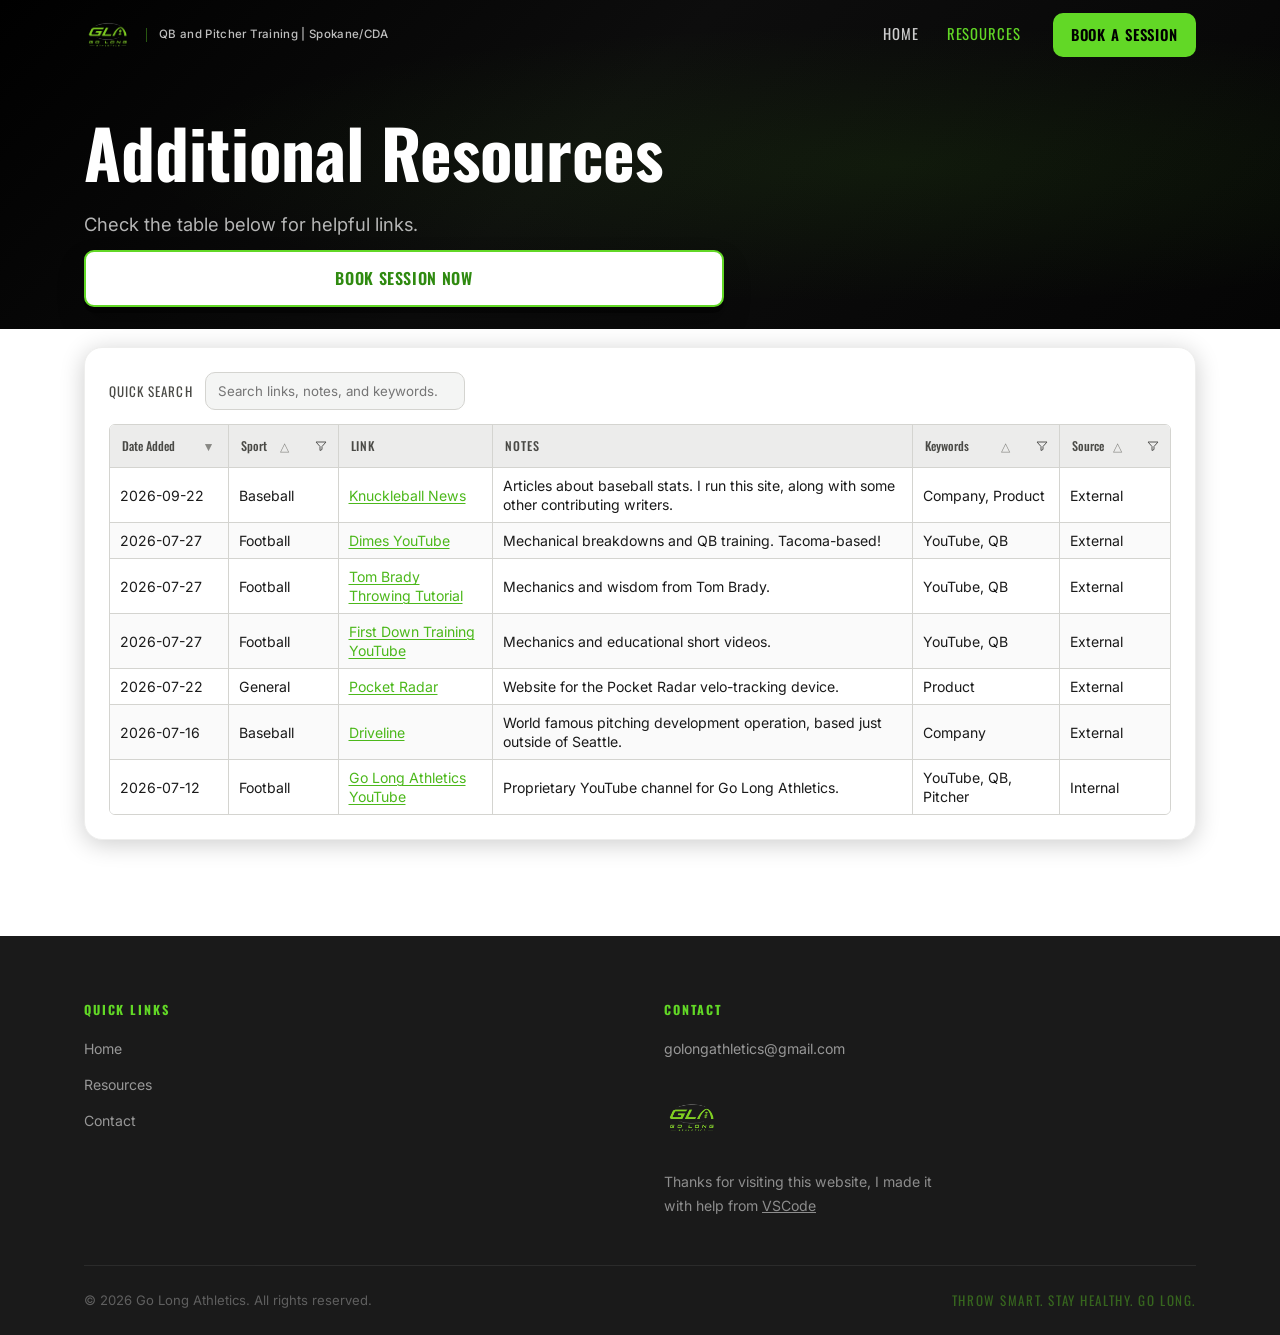
<file: resources.html>
<!DOCTYPE html>
<html lang="en">
<head>
  <meta charset="UTF-8" />
  <meta name="viewport" content="width=device-width, initial-scale=1.0" />
  <title>Resources | Go Long Athletics</title>
  <meta name="description" content="Resources and updates from Go Long Athletics." />
  <link rel="preconnect" href="https://fonts.googleapis.com" />
  <link rel="preconnect" href="https://fonts.gstatic.com" crossorigin />
  <link href="https://fonts.googleapis.com/css2?family=Oswald:wght@400;500;600;700&family=Inter:wght@300;400;500;600&display=swap" rel="stylesheet" />
  <link rel="stylesheet" href="styles.css" />
</head>
<body>

  <!-- ═══════════════════════════ NAVIGATION ═══════════════════════════ -->
  <header id="site-header">
    <nav class="nav-container">
      <div class="nav-brand">
        <a href="index.html" class="nav-logo">
          <img src="photos/diagrams/GLAlogonobackground.png" alt="Go Long Athletics" class="nav-logo-img" />
        </a>
        <p class="nav-tagline">QB and Pitcher Training | Spokane/CDA</p>
      </div>
      <ul class="nav-links">
        <li><a href="index.html">Home</a></li>
        <li><a href="resources.html" class="active">Resources</a></li>
      </ul>
      <a href="index.html#contact" class="nav-cta nav-cta-btn">Book a Session</a>
    </nav>
  </header>

  <!-- ═══════════════════════════ RESOURCES CONTENT ═══════════════════════════ -->
  <section class="page-hero resource-hero">
    <div class="hero-bg"></div>
    <div class="hero-overlay"></div>
    <div class="page-hero-content">
      <h1 class="page-hero-title">Additional Resources</h1>
      <p class="page-hero-subtitle">Check the table below for helpful links.</p>
      <div class="hero-actions">
        <a id="resource-book-session-btn" href="index.html#contact" class="btn btn-primary hero-contact-btn">BOOK SESSION NOW</a>
      </div>
    </div>
  </section>

  <section class="section resource-section">
    <div class="container">
      <div class="resource-text-area">
        <div class="resource-table-block">
          <div class="resource-table-controls">
            <label for="resource-search" class="resource-filter-label">Quick Search</label>
            <input type="search" id="resource-search" class="resource-search-input" placeholder="Search links, notes, and keywords..." aria-label="Quick search resources" />
          </div>

          <div class="resource-filter-modal" id="sport-filter-modal" role="dialog" aria-modal="true" aria-labelledby="sport-filter-title" hidden>
            <div class="resource-filter-modal-card">
              <h3 id="sport-filter-title">Filter By Sport</h3>
              <label class="resource-checkbox-row">
                <input type="checkbox" class="sport-filter-checkbox" value="Football" checked />
                <span>Football</span>
              </label>
              <label class="resource-checkbox-row">
                <input type="checkbox" class="sport-filter-checkbox" value="Baseball" checked />
                <span>Baseball</span>
              </label>
              <label class="resource-checkbox-row">
                <input type="checkbox" class="sport-filter-checkbox" value="General" checked />
                <span>General</span>
              </label>
              <div class="resource-modal-actions">
                <button type="button" class="resource-modal-btn resource-sport-filter-clear">Select All</button>
                <button type="button" class="resource-modal-btn resource-modal-btn-primary resource-sport-filter-done">Done</button>
              </div>
            </div>
          </div>

          <div class="resource-filter-modal" id="source-filter-modal" role="dialog" aria-modal="true" aria-labelledby="source-filter-title" hidden>
            <div class="resource-filter-modal-card">
              <h3 id="source-filter-title">Filter By Source</h3>
              <label class="resource-checkbox-row">
                <input type="checkbox" class="source-filter-checkbox" value="Internal" checked />
                <span>Internal</span>
              </label>
              <label class="resource-checkbox-row">
                <input type="checkbox" class="source-filter-checkbox" value="External" checked />
                <span>External</span>
              </label>
              <div class="resource-modal-actions">
                <button type="button" class="resource-modal-btn resource-source-filter-clear">Select All</button>
                <button type="button" class="resource-modal-btn resource-modal-btn-primary resource-source-filter-done">Done</button>
              </div>
            </div>
          </div>

          <div class="resource-filter-modal" id="keyword-filter-modal" role="dialog" aria-modal="true" aria-labelledby="keyword-filter-title" hidden>
            <div class="resource-filter-modal-card">
              <h3 id="keyword-filter-title">Filter By Keyword</h3>
              <div class="resource-keyword-filter-options"></div>
              <div class="resource-modal-actions">
                <button type="button" class="resource-modal-btn resource-keyword-filter-clear">Select All</button>
                <button type="button" class="resource-modal-btn resource-modal-btn-primary resource-keyword-filter-done">Done</button>
              </div>
            </div>
          </div>

          <div class="resource-table-wrap">
            <table class="resource-table" id="resource-table">
              <thead>
                <tr>
                  <th scope="col" class="resource-sortable-header">
                    <button type="button" class="resource-sort-header" data-sort-key="date" aria-label="Sort by date added">
                      <span>Date Added</span>
                      <span class="sort-indicator" aria-hidden="true"></span>
                    </button>
                  </th>
                  <th scope="col" class="resource-filter-header">
                    <div class="resource-header-controls">
                      <button type="button" class="resource-sort-header" data-sort-key="sport" aria-label="Sort by sport">
                        <span>Sport</span>
                        <span class="sort-indicator" aria-hidden="true"></span>
                      </button>
                      <button type="button" class="resource-filter-trigger resource-sport-filter-trigger" aria-label="Open sport filter" aria-expanded="false" title="Filter sport">
                        <span class="filter-indicator" aria-hidden="true"></span>
                      </button>
                    </div>
                  </th>
                  <th scope="col">Link</th>
                  <th scope="col">Notes</th>
                  <th scope="col" class="resource-filter-header">
                    <div class="resource-header-controls">
                      <button type="button" class="resource-sort-header" data-sort-key="keywords" aria-label="Sort by keywords">
                        <span>Keywords</span>
                        <span class="sort-indicator" aria-hidden="true"></span>
                      </button>
                      <button type="button" class="resource-filter-trigger resource-keyword-filter-trigger" aria-label="Open keyword filter" aria-expanded="false" title="Filter keywords">
                        <span class="filter-indicator" aria-hidden="true"></span>
                      </button>
                    </div>
                  </th>
                  <th scope="col" class="resource-filter-header">
                    <div class="resource-header-controls">
                      <button type="button" class="resource-sort-header" data-sort-key="source" aria-label="Sort by source">
                        <span>Source</span>
                        <span class="sort-indicator" aria-hidden="true"></span>
                      </button>
                      <button type="button" class="resource-filter-trigger resource-source-filter-trigger" aria-label="Open source filter" aria-expanded="false" title="Filter source">
                        <span class="filter-indicator" aria-hidden="true"></span>
                      </button>
                    </div>
                  </th>
                </tr>
              </thead>
              <tbody>
                <tr data-sport="Football" data-source="Internal" data-date="2026-07-12" data-keywords="YouTube, QB, Pitcher">
                  <td>2026-07-12</td>
                  <td>Football</td>
                  <td><a href="https://www.youtube.com/@GoLongAthletics" target="_blank" rel="noopener noreferrer">Go Long Athletics YouTube</a></td>
                  <td>Proprietary YouTube channel for Go Long Athletics.</td>
                  <td>YouTube, QB, Pitcher</td>
                  <td>Internal</td>
                </tr>
                <tr data-sport="Baseball" data-source="External" data-date="2026-07-16" data-keywords="Company">
                  <td>2026-07-16</td>
                  <td>Baseball</td>
                  <td><a href="https://www.drivelinebaseball.com/" target="_blank" rel="noopener noreferrer">Driveline</a></td>
                  <td>World famous pitching development operation, based just outside of Seattle.</td>
                  <td>Company</td>
                  <td>External</td>
                </tr>
                <tr data-sport="General" data-source="External" data-date="2026-07-22" data-keywords="Product">
                  <td>2026-07-22</td>
                  <td>General</td>
                  <td><a href="https://www.pocketradar.com/" target="_blank" rel="noopener noreferrer">Pocket Radar</a></td>
                  <td>Website for the Pocket Radar velo-tracking device.</td>
                  <td>Product</td>
                  <td>External</td>
                </tr>
                <tr data-sport="Football" data-source="External" data-date="2026-07-27" data-keywords="YouTube, QB">
                  <td>2026-07-27</td>
                  <td>Football</td>
                  <td><a href="https://www.youtube.com/@dimes." target="_blank" rel="noopener noreferrer">Dimes YouTube</a></td>
                  <td>Mechanical breakdowns and QB training. Tacoma-based!</td>
                  <td>YouTube, QB</td>
                  <td>External</td>
                </tr>
                  <tr data-sport="Football" data-source="External" data-date="2026-07-27" data-keywords="YouTube, QB">
                  <td>2026-07-27</td>
                  <td>Football</td>
                  <td><a href="https://www.youtube.com/watch?v=lv5p2Xqkxyk" target="_blank" rel="noopener noreferrer">Tom Brady Throwing Tutorial</a></td>
                  <td>Mechanics and wisdom from Tom Brady.</td>
                  <td>YouTube, QB</td>
                  <td>External</td>
                </tr>
                  <tr data-sport="Football" data-source="External" data-date="2026-07-27" data-keywords="YouTube, QB">
                  <td>2026-07-27</td>
                  <td>Football</td>
                  <td><a href="https://www.youtube.com/@firstdowntraining" target="_blank" rel="noopener noreferrer">First Down Training YouTube</a></td>
                  <td>Mechanics and educational short videos.</td>
                  <td>YouTube, QB</td>
                  <td>External</td>
                </tr>
                <tr data-sport="Baseball" data-source="External" data-date="2026-09-22" data-keywords="Company, Product">
                  <td>2026-09-22</td>
                  <td>Baseball</td>
                  <td><a href="https://knuckleballnews.com/" target="_blank" rel="noopener noreferrer">Knuckleball News</a></td>
                  <td>Articles about baseball stats. I run this site, along with some other contributing writers.</td>
                  <td>Company, Product</td>
                  <td>External</td>
                </tr>
              </tbody>
            </table>
          </div>
        </div>
      </div>
    </div>
  </section>

  <!-- ═══════════════════════════ FOOTER ═══════════════════════════ -->
  <footer class="site-footer">
    <div class="container">
      <div class="footer-grid">
        <div class="footer-links-col">
          <h4>Quick Links</h4>
          <ul>
            <li><a href="index.html">Home</a></li>
            <li><a href="resources.html">Resources</a></li>
            <li><a href="index.html#contact">Contact</a></li>
          </ul>
        </div>
        <div class="footer-links-col">
          <h4>Contact</h4>
          <ul>
            <li><a href="mailto:golongathletics@gmail.com">golongathletics@gmail.com</a></li>
          </ul>
          <div class="footer-brand">
            <a href="index.html" class="footer-logo">
              <img src="photos/diagrams/GLAlogonobackground.png" alt="Go Long Athletics" class="footer-logo-img" width="56" height="56" />
            </a>
            <p>Thanks for visiting this website, I made it with help from <a href="https://code.visualstudio.com/" target="_blank" rel="noopener noreferrer">VSCode</a></p>
          </div>
        </div>
      </div>
      <div class="footer-bottom">
        <p>&copy; <span id="footer-year"></span> Go Long Athletics. All rights reserved.</p>
        <p class="footer-tagline">Throw Smart. Stay Healthy. Go Long.</p>
      </div>
    </div>
  </footer>

  <script src="script.js"></script>
</body>
</html>
</file>
<file: styles.css>
/* ============================================================
   GO LONG ATHLETICS — Main Stylesheet
   ============================================================ */

/* ── CSS Custom Properties ── */
:root {
  --navy:      #000000;
  --navy-mid:  #181818;
  --gold:      #62D826;
  --gold-dark: #4CB81B;
  --white:     #FFFFFF;
  --off-white: #F4F5F4;
  --gray-100:  #EEEEED;
  --gray-200:  #D4D4D0;
  --gray-400:  #888884;
  --gray-600:  #4A4A46;
  --gray-800:  #1A1A1A;
  --text:      #1A1A1A;

  --font-head: 'Oswald', sans-serif;
  --font-body: 'Inter', sans-serif;

  --radius:    10px;
  --radius-lg: 18px;
  --shadow:    0 4px 24px rgba(0,0,0,0.20);
  --shadow-lg: 0 12px 48px rgba(0,0,0,0.32);
  --transition: 0.25s ease;

  --container: 1160px;
}

/* ── Reset ── */
*, *::before, *::after { box-sizing: border-box; margin: 0; padding: 0; }
html { scroll-behavior: smooth; font-size: 16px; }
body {
  font-family: var(--font-body);
  color: var(--text);
  background: var(--white);
  line-height: 1.6;
  overflow-x: hidden;
}
img, svg { display: block; max-width: 100%; }
a { text-decoration: none; color: inherit; }
ul { list-style: none; }
button { cursor: pointer; border: none; background: none; font-family: inherit; }
input, select, textarea { font-family: inherit; }

/* ── Utility ── */
.container {
  max-width: var(--container);
  margin: 0 auto;
  padding: 0 24px;
}
.gold { color: var(--gold); }
.section { padding: 96px 0; }
.section-header { text-align: center; margin-bottom: 60px; }
.section-eyebrow {
  font-family: var(--font-head);
  font-size: 0.8rem;
  letter-spacing: 0.2em;
  text-transform: uppercase;
  color: var(--gold);
  margin-bottom: 12px;
}
.section-title {
  font-family: var(--font-head);
  font-size: clamp(2rem, 4vw, 2.8rem);
  font-weight: 700;
  line-height: 1.15;
  color: var(--navy);
  margin-bottom: 16px;
}

/* ── Buttons ── */
.btn {
  display: inline-flex;
  align-items: center;
  justify-content: center;
  gap: 8px;
  padding: 14px 30px;
  border-radius: var(--radius);
  font-family: var(--font-head);
  font-size: 1rem;
  font-weight: 600;
  letter-spacing: 0.04em;
  text-transform: uppercase;
  transition: var(--transition);
  cursor: pointer;
  white-space: nowrap;
}
.btn-primary {
  background: var(--gold);
  color: var(--navy);
}
.btn-primary:hover {
  background: var(--gold-dark);
  transform: translateY(-2px);
  box-shadow: 0 8px 24px rgba(98,216,38,0.35);
}
.btn-outline {
  border: 2px solid var(--gold);
  color: var(--gold);
  background: transparent;
}
.btn-outline:hover {
  background: var(--gold);
  color: var(--navy);
  transform: translateY(-2px);
}
.btn-full { width: 100%; }

/* ━━━━━━━━━━━━━━━━━━━━━━━━━━━━━━━━━━━━━━━━━━━━━━━━━━━━━━━━━━
   NAVIGATION
   ━━━━━━━━━━━━━━━━━━━━━━━━━━━━━━━━━━━━━━━━━━━━━━━━━━━━━━━━━━ */
#site-header {
  display: block;
  position: fixed;
  inset: 0 0 auto 0;
  z-index: 1000;
  transition: background var(--transition), box-shadow var(--transition);
}
#site-header.scrolled {
  background: rgba(0, 0, 0, 0.97);
  backdrop-filter: blur(12px);
  box-shadow: 0 2px 20px rgba(0,0,0,0.3);
}
.nav-container {
  max-width: var(--container);
  margin: 0 auto;
  padding: 0 24px;
  height: 70px;
  display: flex;
  align-items: center;
  justify-content: flex-start;
  gap: 32px;
}
.nav-brand {
  display: flex;
  align-items: center;
  gap: 14px;
  min-width: 0;
}
.nav-logo {
  display: flex;
  align-items: center;
  flex-shrink: 0;
}
.nav-logo-img {
  height: 48px;
  width: auto;
  display: block;
  mix-blend-mode: screen;
}
.nav-tagline {
  font-family: var(--font-body);
  font-size: 0.72rem;
  font-weight: 500;
  letter-spacing: 0.03em;
  color: rgba(255,255,255,0.74);
  line-height: 1.2;
  white-space: nowrap;
  padding-left: 12px;
  border-left: 1px solid rgba(98,216,38,0.4);
}
.nav-links {
  display: flex;
  gap: 28px;
  margin-left: auto;
}
.nav-links a {
  font-family: var(--font-head);
  font-size: 0.92rem;
  letter-spacing: 0.06em;
  text-transform: uppercase;
  color: rgba(255,255,255,0.8);
  transition: color var(--transition);
}
.nav-links a:hover { color: var(--gold); }
.nav-cta {
  font-family: var(--font-head);
  font-size: 0.92rem;
  font-weight: 400;
  letter-spacing: 0.06em;
  text-transform: uppercase;
  padding: 0;
  background: transparent;
  color: rgba(255,255,255,0.8);
  transition: color var(--transition);
  flex-shrink: 0;
}
.nav-cta:hover {
  color: var(--gold);
}
.nav-cta.active { color: var(--gold); }
/* When Contact is the in-view section, keep Home from staying highlighted. */
.nav-container:has(.nav-cta.active) .nav-links a.active {
  color: rgba(255,255,255,0.8);
}
.nav-hamburger {
  display: none;
  flex-direction: column;
  gap: 5px;
  padding: 4px;
  margin-left: auto;
}
.nav-hamburger span {
  display: block;
  width: 24px;
  height: 2px;
  background: var(--white);
  border-radius: 2px;
  transition: var(--transition);
}
.nav-mobile-menu {
  display: none;
  flex-direction: column;
  background: var(--navy);
  padding: 16px 24px 24px;
  border-top: 1px solid rgba(255,255,255,0.08);
}
.nav-mobile-menu.open { display: flex; }
.mobile-link {
  font-family: var(--font-head);
  font-size: 1rem;
  letter-spacing: 0.06em;
  text-transform: uppercase;
  color: rgba(255,255,255,0.85);
  padding: 14px 0;
  border-bottom: 1px solid rgba(255,255,255,0.06);
  transition: color var(--transition);
}
.mobile-link:last-child { border-bottom: none; }
.mobile-link:hover { color: var(--gold); }
.mobile-cta {
  margin-top: 12px;
  background: var(--gold);
  color: var(--navy);
  text-align: center;
  padding: 14px;
  border-radius: var(--radius);
  border-bottom: none;
}
.mobile-cta:hover { background: var(--gold-dark); color: var(--navy); }

/* ━━━━━━━━━━━━━━━━━━━━━━━━━━━━━━━━━━━━━━━━━━━━━━━━━━━━━━━━━━
   HERO
   ━━━━━━━━━━━━━━━━━━━━━━━━━━━━━━━━━━━━━━━━━━━━━━━━━━━━━━━━━━ */

.hero {
  position: relative;
  min-height: 100vh;
  display: flex;
  align-items: center;
  overflow: hidden;
}
.hero-bg {
  position: absolute;
  inset: 0;
  background: linear-gradient(135deg, #000000 0%, #0D0D0D 45%, #050505 100%);
}
.hero-overlay {
  position: absolute;
  inset: 0;
  background: radial-gradient(ellipse at 70% 50%, rgba(98,216,38,0.08) 0%, transparent 60%);
}
.hero-content {
  position: relative;
  z-index: 2;
  max-width: var(--container);
  margin: 0 auto;
  padding: 92px 24px 80px;
  width: 100%;
  display: flex;
  align-items: center;
  gap: 48px;
}
.hero-text {
  flex: 1;
  min-width: 0;
}
.hero-title {
  font-family: var(--font-head);
  font-size: clamp(2.8rem, 7vw, 5.5rem);
  font-weight: 700;
  line-height: 1.05;
  color: var(--white);
  margin-bottom: 24px;
  max-width: 760px;
}
.hero-subtitle {
  font-size: clamp(1rem, 2vw, 1.2rem);
  color: rgba(255,255,255,0.72);
  max-width: 560px;
  margin-bottom: 36px;
  line-height: 1.7;
}
.hero-actions {
  display: flex;
  width: min(100%, 320px);
  gap: 16px;
  margin-bottom: 40px;
}
.hero-actions .hero-contact-btn {
  width: 100%;
  min-width: 0;
  position: relative;
  border: 2px solid transparent;
  transform: translateY(0);
  box-shadow: 0 6px 0 rgba(0,0,0,0.45), 0 14px 26px rgba(0,0,0,0.28);
  transition: transform 0.14s ease, box-shadow 0.14s ease, background var(--transition), color var(--transition), border-color var(--transition);
}
.hero-actions .btn-primary.hero-contact-btn {
  background: var(--white);
  color: #2f8a10;
  border-color: var(--gold);
}
.hero-actions .btn-primary.hero-contact-btn:hover {
  background: #f7fff3;
  color: #276f0d;
  transform: translateY(-1px);
  box-shadow: 0 7px 0 rgba(0,0,0,0.45), 0 16px 30px rgba(0,0,0,0.3);
}
.hero-actions .btn-outline.hero-contact-btn {
  border-color: var(--gold);
  color: var(--white);
  background: rgba(255,255,255,0.03);
}
.hero-actions .btn-outline.hero-contact-btn:hover {
  transform: translateY(-1px);
  box-shadow: 0 7px 0 rgba(0,0,0,0.45), 0 16px 30px rgba(0,0,0,0.3);
}
.hero-actions .hero-contact-btn:active {
  transform: translateY(2px);
  box-shadow: 0 3px 0 rgba(0,0,0,0.45), 0 8px 14px rgba(0,0,0,0.24);
}
.hero-badges {
  display: flex;
  align-items: center;
  background: rgba(255,255,255,0.05);
  border: 1px solid rgba(255,255,255,0.1);
  border-radius: var(--radius);
  backdrop-filter: blur(8px);
  padding: 20px 32px;
  width: fit-content;
}
.badge {
  display: flex;
  flex-direction: column;
  align-items: center;
  padding: 0 28px;
}
.badge-num {
  font-family: var(--font-head);
  font-size: 2rem;
  font-weight: 700;
  color: var(--gold);
  line-height: 1;
}
.badge-label {
  font-size: 0.72rem;
  letter-spacing: 0.08em;
  text-transform: uppercase;
  color: rgba(255,255,255,0.55);
  margin-top: 4px;
}
.badge-divider {
  width: 1px;
  height: 48px;
  background: rgba(255,255,255,0.12);
}

/* ━━━━━━━━━━━━━━━━━━━━━━━━━━━━━━━━━━━━━━━━━━━━━━━━━━━━━━━━━━
   ABOUT
   ━━━━━━━━━━━━━━━━━━━━━━━━━━━━━━━━━━━━━━━━━━━━━━━━━━━━━━━━━━ */
.about-section {
  background: var(--white);
  padding-top: 48px;
}
.about-body {
  color: var(--gray-600);
  margin-bottom: 20px;
  font-size: 1.02rem;
  line-height: 1.75;
}
.about-pillars {
  margin-top: 48px;
  display: grid;
  grid-template-columns: repeat(3, 1fr);
  gap: 32px;
}
.pillar {
  display: flex;
  gap: 16px;
  align-items: flex-start;
}
.pillar-icon {
  width: 44px;
  height: 44px;
  background: var(--navy);
  border-radius: 10px;
  display: flex;
  align-items: center;
  justify-content: center;
  flex-shrink: 0;
  color: var(--gold);
}
.pillar-icon svg { width: 20px; height: 20px; }
.pillar strong {
  display: block;
  font-size: 1rem;
  color: var(--navy);
  margin-bottom: 2px;
}
.pillar p { font-size: 0.9rem; color: var(--gray-600); margin: 0; }

/* ── Carousel ── */
.about-carousel {
  position: relative;
  border-radius: var(--radius-lg);
  overflow: hidden;
  background: #000;
  aspect-ratio: 4/5;
}
.about-carousel-caption {
  position: absolute;
  top: 0;
  left: 0;
  right: 0;
  z-index: 10;
  padding: 12px 16px;
  background: linear-gradient(to bottom, rgba(0,0,0,0.72) 0%, transparent 100%);
  color: rgba(255,255,255,0.85);
  font-size: 0.82rem;
  font-style: italic;
  text-align: center;
}
.carousel-track {
  position: relative;
  width: 100%;
  height: 100%;
}
.carousel-slide {
  position: absolute;
  inset: 0;
  display: flex;
  align-items: center;
  justify-content: center;
  opacity: 0;
  transition: opacity 0.5s ease;
}
.carousel-slide.active { opacity: 1; }
.carousel-slide-img {
  width: 80%;
  height: 80%;
  object-fit: cover;
  border-radius: var(--radius-md);
  margin-top: -16px;
}
.carousel-controls {
  position: absolute;
  bottom: 16px;
  left: 0;
  right: 0;
  display: flex;
  align-items: center;
  justify-content: center;
  gap: 12px;
  z-index: 10;
}
.carousel-btn {
  width: 36px;
  height: 36px;
  background: rgba(255,255,255,0.1);
  border: 1px solid rgba(255,255,255,0.2);
  border-radius: 50%;
  color: var(--white);
  font-size: 1rem;
  cursor: pointer;
  transition: background var(--transition);
  display: flex;
  align-items: center;
  justify-content: center;
}
.carousel-btn:hover {
  background: var(--gold);
  color: var(--navy);
  border-color: var(--gold);
}
.carousel-dots { display: flex; gap: 6px; align-items: center; }
.carousel-dot {
  width: 8px;
  height: 8px;
  border-radius: 50%;
  background: rgba(255,255,255,0.3);
  transition: background var(--transition);
  cursor: pointer;
  border: none;
}
.carousel-dot.active { background: var(--gold); }

/* ━━━━━━━━━━━━━━━━━━━━━━━━━━━━━━━━━━━━━━━━━━━━━━━━━━━━━━━━━━
   COACH
   ━━━━━━━━━━━━━━━━━━━━━━━━━━━━━━━━━━━━━━━━━━━━━━━━━━━━━━━━━━ */
.coach-section {
  background: var(--navy);
  padding-bottom: 0;
  position: relative;
  overflow: hidden;
}
.coach-section .container { position: relative; z-index: 1; }
.coach-section .section-eyebrow { color: var(--gold); }
.coach-section .section-title { color: var(--white); }
.coach-grid {
  display: grid;
  grid-template-columns: 380px 1fr;
  gap: 64px;
  align-items: start;
}
.coach-photo {
  width: 100%;
  aspect-ratio: 3/4;
  border-radius: var(--radius-lg);
  object-fit: cover;
  object-position: center top;
  display: block;
}
.coach-photo-caption {
  text-align: center;
  font-size: 0.8rem;
  color: rgba(255,255,255,0.45);
  margin-top: 10px;
  font-style: italic;
}
.coach-photo-placeholder {
  aspect-ratio: 3/4;
  background: var(--navy-mid);
  border-radius: var(--radius-lg);
  border: 2px solid rgba(98,216,38,0.2);
  display: flex;
  align-items: center;
  justify-content: center;
}
.coach-photo-initials {
  font-family: var(--font-head);
  font-size: 4rem;
  font-weight: 700;
  color: var(--gold);
  opacity: 0.4;
}
.coach-bio .about-body {
  color: rgba(255,255,255,0.72);
}

/* ━━━━━━━━━━━━━━━━━━━━━━━━━━━━━━━━━━━━━━━━━━━━━━━━━━━━━━━━━━
   LOGO DIVIDER
   ━━━━━━━━━━━━━━━━━━━━━━━━━━━━━━━━━━━━━━━━━━━━━━━━━━━━━━━━━━ */

/* ━━━━━━━━━━━━━━━━━━━━━━━━━━━━━━━━━━━━━━━━━━━━━━━━━━━━━━━━━━
   CONTACT
   ━━━━━━━━━━━━━━━━━━━━━━━━━━━━━━━━━━━━━━━━━━━━━━━━━━━━━━━━━━ */
.contact-section { background: var(--off-white); }
.contact-grid {
  display: grid;
  grid-template-columns: 1fr 1.4fr;
  gap: 72px;
  align-items: start;
}
.contact-info .section-eyebrow { text-align: left; }
.contact-info .section-title { text-align: left; }
.contact-body {
  color: var(--gray-600);
  font-size: 1rem;
  line-height: 1.75;
  margin-bottom: 36px;
}
.contact-details { display: flex; flex-direction: column; gap: 20px; }
.contact-detail-item {
  display: flex;
  gap: 16px;
  align-items: flex-start;
}
.detail-icon {
  width: 44px;
  height: 44px;
  background: var(--navy);
  border-radius: 10px;
  display: flex;
  align-items: center;
  justify-content: center;
  flex-shrink: 0;
  color: var(--gold);
}
.detail-icon svg { width: 20px; height: 20px; }
.contact-detail-item strong {
  display: block;
  font-size: 0.78rem;
  text-transform: uppercase;
  letter-spacing: 0.08em;
  color: var(--gray-400);
  margin-bottom: 2px;
}
.contact-detail-item a,
.contact-detail-item span {
  font-size: 0.95rem;
  color: var(--navy);
  font-weight: 500;
}
.contact-detail-item a:hover { color: var(--gold-dark); }
.contact-form-wrap {
  background: var(--white);
  border-radius: var(--radius-lg);
  box-shadow: var(--shadow);
}
.contact-form { padding: 32px; }
.form-row {
  display: grid;
  grid-template-columns: 1fr 1fr;
  gap: 14px;
}
.form-group {
  display: flex;
  flex-direction: column;
  gap: 6px;
  margin-bottom: 14px;
}
.form-group label {
  font-size: 0.8rem;
  font-weight: 600;
  letter-spacing: 0.04em;
  color: var(--gray-800);
  text-transform: uppercase;
}
.form-group input,
.form-group select,
.form-group textarea {
  padding: 10px 14px;
  border: 1.5px solid var(--gray-200);
  border-radius: var(--radius);
  font-size: 0.92rem;
  color: var(--text);
  background: var(--white);
  transition: border-color var(--transition);
  width: 100%;
  outline: none;
}
.form-group input:focus,
.form-group select:focus,
.form-group textarea:focus {
  border-color: var(--navy);
  box-shadow: 0 0 0 3px rgba(0,0,0,0.10);
}
.form-group input.error,
.form-group textarea.error {
  border-color: #e53e3e;
}
.form-group textarea { resize: vertical; min-height: 100px; }
.form-success {
  display: flex;
  align-items: center;
  gap: 12px;
  background: #f0fdf4;
  border: 1px solid #86efac;
  border-radius: var(--radius);
  padding: 14px 18px;
  margin-top: 14px;
  color: #166534;
}
.form-success svg {
  width: 22px;
  height: 22px;
  flex-shrink: 0;
  stroke: #16a34a;
}
.form-success p { margin: 0; font-size: 0.9rem; }

/* ━━━━━━━━━━━━━━━━━━━━━━━━━━━━━━━━━━━━━━━━━━━━━━━━━━━━━━━━━━
   FOOTER
   ━━━━━━━━━━━━━━━━━━━━━━━━━━━━━━━━━━━━━━━━━━━━━━━━━━━━━━━━━━ */
.site-footer {
  background: var(--gray-800);
  color: rgba(255,255,255,0.7);
  padding: 64px 0 0;
  position: relative;
  overflow: hidden;
}
.site-footer .container { position: relative; z-index: 1; }

.page-hero {
  position: relative;
}
.page-hero::before {
  content: '';
  position: absolute;
  inset: 0;
  background-image: url('photos/diagrams/GLAlogonobackground.webp');
  background-repeat: no-repeat;
  background-size: min(760px, 64vw);
  background-position: center;
  opacity: 0.045;
  pointer-events: none;
}
.footer-grid {
  display: grid;
  grid-template-columns: 1fr 1fr;
  gap: 48px;
  padding-bottom: 48px;
  border-bottom: 1px solid rgba(255,255,255,0.08);
}
.footer-brand {
  margin-top: 28px;
}
.footer-brand .footer-logo {
  display: inline-block;
  margin-bottom: 16px;
}
.footer-logo-img {
  height: 56px;
  width: auto;
  display: block;
  mix-blend-mode: screen;
}
.footer-brand p {
  font-size: 0.88rem;
  line-height: 1.7;
  max-width: 280px;
  color: rgba(255,255,255,0.5);
}
.footer-brand p a {
  color: inherit;
  text-decoration: underline;
}
.footer-brand p a:hover { color: var(--gold); }

.footer-links-col h4 {
  font-family: var(--font-head);
  font-size: 0.78rem;
  letter-spacing: 0.15em;
  text-transform: uppercase;
  color: var(--gold);
  margin-bottom: 16px;
}
.footer-links-col li { margin-bottom: 10px; }
.footer-links-col a {
  font-size: 0.88rem;
  color: rgba(255,255,255,0.55);
  transition: color var(--transition);
}
.footer-links-col a:hover { color: var(--gold); }
.footer-bottom {
  display: flex;
  justify-content: space-between;
  align-items: center;
  padding: 24px 0;
  font-size: 0.82rem;
  color: rgba(255,255,255,0.3);
  flex-wrap: wrap;
  gap: 8px;
}
.footer-tagline {
  font-family: var(--font-head);
  letter-spacing: 0.12em;
  text-transform: uppercase;
  color: rgba(98,216,38,0.4);
}

/* ━━━━━━━━━━━━━━━━━━━━━━━━━━━━━━━━━━━━━━━━━━━━━━━━━━━━━━━━━━
   ANIMATIONS
   ━━━━━━━━━━━━━━━━━━━━━━━━━━━━━━━━━━━━━━━━━━━━━━━━━━━━━━━━━━ */
.fade-in {
  opacity: 0;
  transform: translateY(28px);
  transition: opacity 0.6s ease, transform 0.6s ease;
}
.fade-in.visible {
  opacity: 1;
  transform: none;
}

/* ━━━━━━━━━━━━━━━━━━━━━━━━━━━━━━━━━━━━━━━━━━━━━━━━━━━━━━━━━━
   ACTIVE NAV LINK
   ━━━━━━━━━━━━━━━━━━━━━━━━━━━━━━━━━━━━━━━━━━━━━━━━━━━━━━━━━━ */
.nav-links a.active { color: var(--gold); }

/* ━━━━━━━━━━━━━━━━━━━━━━━━━━━━━━━━━━━━━━━━━━━━━━━━━━━━━━━━━━
   INNER PAGE HERO
   ━━━━━━━━━━━━━━━━━━━━━━━━━━━━━━━━━━━━━━━━━━━━━━━━━━━━━━━━━━ */
.page-hero {
  position: relative;
  min-height: 52vh;
  display: flex;
  align-items: center;
  overflow: hidden;
}
.page-hero-content {
  position: relative;
  z-index: 2;
  max-width: var(--container);
  margin: 0 auto;
  padding: 140px 24px 80px;
  width: 100%;
}
.page-hero-title {
  font-family: var(--font-head);
  font-size: clamp(2.4rem, 5.5vw, 4.2rem);
  font-weight: 700;
  line-height: 1.08;
  color: var(--white);
  margin-bottom: 20px;
  max-width: 700px;
}
.page-hero-subtitle {
  font-size: clamp(1rem, 1.8vw, 1.15rem);
  color: rgba(255,255,255,0.7);
  max-width: 560px;
  margin-bottom: 36px;
  line-height: 1.7;
}

.resource-hero {
  min-height: 28vh;
}
.resource-hero .page-hero-content {
  padding-top: 116px;
  padding-bottom: 22px;
}
.resource-hero .page-hero-subtitle {
  margin-bottom: 8px;
}
.resource-hero .hero-actions {
  margin-top: 10px;
  margin-bottom: 0;
  width: min(100%, 640px);
}
.resource-hero + .resource-section {
  padding-top: 18px;
}

/* ━━━━━━━━━━━━━━━━━━━━━━━━━━━━━━━━━━━━━━━━━━━━━━━━━━━━━━━━━━
   TRAINING CARDS (QB / PITCHER PAGES)
   ━━━━━━━━━━━━━━━━━━━━━━━━━━━━━━━━━━━━━━━━━━━━━━━━━━━━━━━━━━ */
.training-grid {
  display: grid;
  grid-template-columns: 1fr 1fr;
  gap: 28px;
}
.training-card {
  background: var(--white);
  border: 1px solid var(--gray-100);
  border-radius: var(--radius-lg);
  padding: 36px 32px;
  box-shadow: var(--shadow);
  transition: transform var(--transition), box-shadow var(--transition);
}
.training-card:hover {
  transform: translateY(-4px);
  box-shadow: var(--shadow-lg);
}
.training-card-icon {
  width: 52px;
  height: 52px;
  background: var(--navy);
  border-radius: 12px;
  display: flex;
  align-items: center;
  justify-content: center;
  color: var(--gold);
  margin-bottom: 20px;
}
.training-card-icon svg { width: 24px; height: 24px; }
.training-card h3 {
  font-family: var(--font-head);
  font-size: 1.25rem;
  font-weight: 600;
  color: var(--navy);
  margin-bottom: 12px;
}
.training-card p {
  font-size: 0.95rem;
  color: var(--gray-600);
  line-height: 1.75;
  margin: 0;
}

/* ━━━━━━━━━━━━━━━━━━━━━━━━━━━━━━━━━━━━━━━━━━━━━━━━━━━━━━━━━━
   PROCESS STEPS
   ━━━━━━━━━━━━━━━━━━━━━━━━━━━━━━━━━━━━━━━━━━━━━━━━━━━━━━━━━━ */
.process-section { background: var(--navy); }
.process-section {
  position: relative;
  overflow: hidden;
}
.process-section::before {
  content: '';
  position: absolute;
  inset: 0;
  background-image: url('photos/diagrams/GLAlogonobackground.webp');
  background-repeat: no-repeat;
  background-size: min(660px, 60vw);
  background-position: center;
  opacity: 0.04;
  pointer-events: none;
}
.process-section .container { position: relative; z-index: 1; }
.process-section .section-title { color: var(--white); }
.process-steps {
  display: flex;
  flex-direction: column;
  gap: 0;
  max-width: 800px;
  margin: 0 auto;
}
.process-step {
  display: flex;
  gap: 32px;
  align-items: flex-start;
  padding: 32px 0;
  border-bottom: 1px solid rgba(255,255,255,0.07);
}
.process-step:last-child { border-bottom: none; }
.step-number {
  font-family: var(--font-head);
  font-size: 3rem;
  font-weight: 700;
  color: var(--gold);
  opacity: 0.35;
  line-height: 1;
  flex-shrink: 0;
  width: 72px;
  text-align: right;
}
.step-body h3 {
  font-family: var(--font-head);
  font-size: 1.2rem;
  font-weight: 600;
  color: var(--white);
  margin-bottom: 8px;
}
.step-body p {
  font-size: 0.97rem;
  color: rgba(255,255,255,0.65);
  line-height: 1.75;
  margin: 0;
}

/* ━━━━━━━━━━━━━━━━━━━━━━━━━━━━━━━━━━━━━━━━━━━━━━━━━━━━━━━━━━
   CTA BAND
   ━━━━━━━━━━━━━━━━━━━━━━━━━━━━━━━━━━━━━━━━━━━━━━━━━━━━━━━━━━ */
.cta-section { background: var(--navy-mid); }
.cta-band {
  display: flex;
  align-items: center;
  justify-content: space-between;
  gap: 32px;
  background: rgba(98,216,38,0.07);
  border: 1px solid rgba(98,216,38,0.2);
  border-radius: var(--radius-lg);
  padding: 48px 56px;
}
.cta-title {
  font-family: var(--font-head);
  font-size: clamp(1.6rem, 3vw, 2.2rem);
  font-weight: 700;
  color: var(--white);
  margin-bottom: 8px;
}
.cta-sub {
  font-size: 1rem;
  color: rgba(255,255,255,0.6);
  margin: 0;
}

/* ━━━━━━━━━━━━━━━━━━━━━━━━━━━━━━━━━━━━━━━━━━━━━━━━━━━━━━━━━━
   RESOURCE CARDS
   ━━━━━━━━━━━━━━━━━━━━━━━━━━━━━━━━━━━━━━━━━━━━━━━━━━━━━━━━━━ */
.resource-section {
  background: var(--white);
  padding-top: 44px;
}
.resource-section + .resource-section { background: var(--off-white); }
.resource-text-area {
  background: var(--white);
  border: 1px solid var(--gray-100);
  border-radius: var(--radius-lg);
  box-shadow: var(--shadow);
  padding: 24px;
}
.resource-table-block + .resource-table-block {
  margin-top: 28px;
  padding-top: 8px;
}
.resource-table-title {
  margin: 0 0 12px;
  font-family: var(--font-head);
  font-size: 1.05rem;
  letter-spacing: 0.06em;
  text-transform: uppercase;
  color: var(--gray-800);
}
.resource-table-controls {
  display: flex;
  align-items: center;
  flex-wrap: wrap;
  gap: 12px;
  margin: 0 0 14px;
}
.resource-filter-label {
  font-family: var(--font-head);
  font-size: 0.82rem;
  letter-spacing: 0.08em;
  text-transform: uppercase;
  color: var(--gray-600);
}
.resource-filter-select {
  min-width: 180px;
  border: 1px solid var(--gray-200);
  border-radius: var(--radius);
  background: var(--off-white);
  color: var(--gray-800);
  padding: 10px 12px;
}
.resource-search-input {
  min-width: 260px;
  border: 1px solid var(--gray-200);
  border-radius: var(--radius);
  background: var(--off-white);
  color: var(--gray-800);
  padding: 10px 12px;
}
.resource-table-wrap {
  width: 100%;
  max-height: 68vh;
  overflow: auto;
  border: 1px solid var(--gray-200);
  border-radius: 6px;
}
.resource-table {
  width: 100%;
  border-collapse: collapse;
  min-width: 760px;
  background: var(--white);
}
.resource-table th,
.resource-table td {
  padding: 8px 10px;
  border-bottom: 1px solid var(--gray-200);
  border-right: 1px solid var(--gray-200);
  text-align: left;
  vertical-align: middle;
  font-size: 0.88rem;
  line-height: 1.35;
}
.resource-table th {
  padding: 10px 12px;
  position: sticky;
  top: 0;
  z-index: 3;
  background: #ececeb;
  font-family: var(--font-head);
  font-size: 0.76rem;
  font-weight: 500;
  letter-spacing: 0.08em;
  text-transform: uppercase;
  color: var(--gray-600);
}
.resource-table thead th.resource-sortable-header,
.resource-table thead th.resource-filter-header {
  padding: 0;
}
.resource-table th:last-child,
.resource-table td:last-child {
  border-right: none;
}
.resource-table tbody tr:nth-child(even) td {
  background: #fafafa;
}
.resource-table tbody tr:hover td {
  background: #f4f8ef;
}
.resource-table tr:last-child td {
  border-bottom: none;
}
.resource-table th:nth-child(1),
.resource-table td:nth-child(1) {
  position: sticky;
  left: 0;
  min-width: 118px;
  max-width: 118px;
}
.resource-table thead th {
  height: 42px;
}
.resource-table th:nth-child(2),
.resource-table td:nth-child(2) {
  position: sticky;
  left: 118px;
  min-width: 110px;
  max-width: 110px;
}
.resource-table tbody td:nth-child(1),
.resource-table tbody td:nth-child(2) {
  z-index: 1;
  background: #fff;
}
.resource-table tbody tr:nth-child(even) td:nth-child(1),
.resource-table tbody tr:nth-child(even) td:nth-child(2) {
  background: #fafafa;
}
.resource-table tbody tr:hover td:nth-child(1),
.resource-table tbody tr:hover td:nth-child(2) {
  background: #f4f8ef;
}
.resource-table th:nth-child(1),
.resource-table th:nth-child(2) {
  z-index: 4;
}
.resource-table a {
  color: var(--gold-dark);
  text-decoration: underline;
  text-underline-offset: 2px;
  word-break: break-word;
}

.resource-sort-header {
  display: inline-flex;
  align-items: center;
  justify-content: space-between;
  gap: 6px;
  width: 100%;
  min-height: 42px;
  padding: 10px 12px;
  border: 0;
  background: transparent;
  appearance: none;
  font: inherit;
  text-align: left;
  cursor: pointer;
  color: inherit;
}
.resource-sort-header:hover {
  color: var(--gray-800);
}
.resource-sort-header span:first-child {
  white-space: nowrap;
}
.sort-indicator {
  display: inline-block;
  width: 14px;
  text-align: center;
}
.sort-indicator::after {
  content: '△';
  color: var(--gray-400);
}
.resource-sort-header[data-sort-direction="asc"] .sort-indicator::after {
  content: '▲';
}
.resource-sort-header[data-sort-direction="desc"] .sort-indicator::after {
  content: '▼';
}
.resource-filter-header {
  white-space: nowrap;
}
.resource-header-controls {
  display: grid;
  grid-template-columns: 1fr auto;
  align-items: stretch;
  width: 100%;
  height: 100%;
}
.resource-filter-trigger {
  display: inline-flex;
  align-items: center;
  justify-content: center;
  width: 34px;
  min-height: 42px;
  color: inherit;
  border: 0;
  background: transparent;
  appearance: none;
  font: inherit;
}
.resource-filter-trigger:hover {
  color: var(--gray-800);
  background: #e4e4e1;
}
.filter-indicator {
  display: inline-block;
  width: 12px;
  height: 12px;
  background-repeat: no-repeat;
  background-position: center;
  background-size: 12px 12px;
  background-image: url("data:image/svg+xml,%3Csvg xmlns='http://www.w3.org/2000/svg' viewBox='0 0 24 24'%3E%3Cpath d='M2 4h20l-8 9v6l-4 2v-8z' fill='none' stroke='%23565654' stroke-width='2' stroke-linejoin='round'/%3E%3C/svg%3E");
}
.resource-filter-trigger.active .filter-indicator {
  background-image: url("data:image/svg+xml,%3Csvg xmlns='http://www.w3.org/2000/svg' viewBox='0 0 24 24'%3E%3Cpath d='M2 4h20l-8 9v6l-4 2v-8z' fill='%232f7d17' stroke='%232f7d17' stroke-width='1.4' stroke-linejoin='round'/%3E%3C/svg%3E");
}
.resource-filter-modal[hidden] {
  display: none;
}
.resource-filter-modal {
  position: fixed;
  top: 0;
  left: 0;
  z-index: 1200;
  width: min(280px, calc(100vw - 24px));
}
.resource-filter-modal-card {
  width: 100%;
  background: #fff;
  border: 1px solid var(--gray-200);
  border-radius: 8px;
  box-shadow: var(--shadow-lg);
  padding: 14px;
}
.resource-filter-modal-card h3 {
  font-family: var(--font-head);
  font-size: 1rem;
  margin-bottom: 8px;
  color: var(--gray-800);
}
.resource-checkbox-row {
  display: flex;
  align-items: center;
  gap: 8px;
  font-size: 0.9rem;
  color: var(--gray-800);
  padding: 6px 2px;
}
.resource-modal-actions {
  margin-top: 10px;
  display: flex;
  justify-content: flex-end;
  gap: 8px;
}
.resource-modal-btn {
  border: 1px solid var(--gray-200);
  border-radius: 6px;
  padding: 7px 10px;
  font-size: 0.82rem;
  color: var(--gray-800);
  background: #fff;
}
.resource-modal-btn-primary {
  border-color: #4CB81B;
  background: #4CB81B;
  color: #fff;
}

@media (max-width: 600px) {
  .resource-filter-modal {
    width: min(260px, calc(100vw - 16px));
  }
}
.resource-grid {
  display: grid;
  grid-template-columns: repeat(3, 1fr);
  gap: 24px;
}
.resource-card {
  background: var(--white);
  border: 1px solid var(--gray-100);
  border-radius: var(--radius-lg);
  padding: 28px;
  box-shadow: var(--shadow);
  display: flex;
  flex-direction: column;
  gap: 12px;
  transition: transform var(--transition), box-shadow var(--transition);
}
.resource-card:hover {
  transform: translateY(-3px);
  box-shadow: var(--shadow-lg);
}
.resource-badge {
  display: inline-flex;
  align-items: center;
  font-family: var(--font-head);
  font-size: 0.7rem;
  font-weight: 600;
  letter-spacing: 0.1em;
  text-transform: uppercase;
  padding: 4px 12px;
  border-radius: 100px;
  width: fit-content;
}
.resource-badge.qb {
  background: rgba(98,216,38,0.12);
  color: var(--gold-dark);
}
.resource-badge.pitcher {
  background: rgba(0,120,200,0.1);
  color: #0A6FAA;
}
.resource-badge.general {
  background: var(--gray-100);
  color: var(--gray-600);
}
.resource-card h3 {
  font-family: var(--font-head);
  font-size: 1.05rem;
  font-weight: 600;
  color: var(--navy);
  line-height: 1.3;
}
.resource-card p {
  font-size: 0.92rem;
  color: var(--gray-600);
  line-height: 1.7;
  flex: 1;
  margin: 0;
}
.resource-card-link {
  font-family: var(--font-head);
  font-size: 0.82rem;
  font-weight: 600;
  letter-spacing: 0.06em;
  text-transform: uppercase;
  color: var(--gold-dark);
  display: inline-flex;
  align-items: center;
  gap: 6px;
  transition: gap var(--transition);
}
.resource-card-link:hover { gap: 10px; }
.resource-card-link::after { content: '→'; }

/* ━━━━━━━━━━━━━━━━━━━━━━━━━━━━━━━━━━━━━━━━━━━━━━━━━━━━━━━━━━
   LANDING SIMPLIFICATION (hero photo, how we train, nav CTA)
   ━━━━━━━━━━━━━━━━━━━━━━━━━━━━━━━━━━━━━━━━━━━━━━━━━━━━━━━━━━ */
.nav-cta.nav-cta-btn {
  padding: 10px 18px;
  background: var(--gold);
  color: var(--navy);
  font-weight: 600;
  border-radius: var(--radius);
}
.nav-cta.nav-cta-btn:hover,
.nav-cta.nav-cta-btn.active { background: var(--gold-dark); color: var(--navy); }

.hero-photo {
  flex-shrink: 0;
  width: 320px;
  margin: 0;
  border-radius: var(--radius-lg);
  overflow: hidden;
  aspect-ratio: 2/3;
  box-shadow: var(--shadow-lg);
  border: 1px solid rgba(98,216,38,0.25);
}
.hero-photo-img {
  width: 100%;
  height: 100%;
  object-fit: cover;
  object-position: center top;
}

.section-intro {
  max-width: 560px;
  margin: 0 auto;
  color: var(--gray-600);
  font-size: 1.05rem;
  line-height: 1.7;
}
.about-section .section-header { margin-bottom: 40px; }
.concept-list {
  display: grid;
  grid-template-columns: repeat(4, 1fr);
  gap: 16px;
}
.concept-list li {
  padding: 20px;
  border-radius: var(--radius);
  background: var(--off-white);
  border-top: 3px solid var(--gold);
}
.concept-list strong {
  display: block;
  font-family: var(--font-head);
  font-size: 1.05rem;
  letter-spacing: 0.03em;
  color: var(--navy);
  margin-bottom: 6px;
}
.concept-list span {
  font-size: 0.9rem;
  color: var(--gray-600);
  line-height: 1.55;
}

.tools-row {
  margin-top: 56px;
  padding-top: 32px;
  border-top: 1px solid var(--gray-100);
  text-align: center;
}
.tools-label {
  font-family: var(--font-head);
  font-size: 0.8rem;
  letter-spacing: 0.2em;
  text-transform: uppercase;
  color: var(--gray-400);
  margin-bottom: 20px;
}
.tools-row ul {
  display: grid;
  grid-template-columns: repeat(4, 1fr);
  gap: 20px;
  max-width: 720px;
  margin: 0 auto;
}
.tools-row li {
  display: flex;
  flex-direction: column;
  align-items: center;
  gap: 10px;
}
.tools-row img {
  width: 96px;
  height: 96px;
  object-fit: contain;
  padding: 10px;
  border-radius: var(--radius);
  background: var(--off-white);
}
.tools-row span {
  font-size: 0.85rem;
  font-weight: 500;
  color: var(--gray-600);
}

/* ━━━━━━━━━━━━━━━━━━━━━━━━━━━━━━━━━━━━━━━━━━━━━━━━━━━━━━━━━━
   RESPONSIVE
   ━━━━━━━━━━━━━━━━━━━━━━━━━━━━━━━━━━━━━━━━━━━━━━━━━━━━━━━━━━ */
@media (max-width: 1024px) {
  .about-pillars { grid-template-columns: 1fr; gap: 20px; }
  .concept-list { grid-template-columns: repeat(2, 1fr); }
  .coach-grid { grid-template-columns: 1fr; gap: 40px; }
  .coach-photo-placeholder { max-width: 280px; }
}

@media (max-width: 860px) {
  .contact-grid { grid-template-columns: 1fr; gap: 40px; }
  .form-row { grid-template-columns: 1fr; }
  .hero-content { flex-direction: column; gap: 32px; padding-top: 88px; }
  .hero-photo { width: 100%; max-width: 280px; margin-top: 0; }
  .hero-text { width: 100%; }
  .nav-container {
    min-height: 70px;
    height: auto;
    padding-top: 10px;
    padding-bottom: 10px;
    gap: 18px;
  }
  .nav-links {
    gap: 18px;
    flex-wrap: wrap;
  }
  .nav-tagline { display: none; }
  .nav-links a { font-size: 0.84rem; }
  .nav-hamburger,
  .nav-mobile-menu { display: none !important; }
  .hero-badges { flex-wrap: wrap; padding: 16px; }
  .badge { padding: 8px 16px; }
  .badge-divider { display: none; }
  .training-grid { grid-template-columns: 1fr; }
  .cta-band { flex-direction: column; padding: 36px 28px; text-align: center; }
}

@media (max-width: 600px) {
  .section { padding: 64px 0; }
  .footer-grid { grid-template-columns: 1fr; gap: 32px; }
  .footer-bottom { flex-direction: column; text-align: center; }
  .hero-actions {
    grid-template-columns: 1fr;
    width: min(100%, 360px);
  }
  .hero-actions .btn { width: 100%; }
  .nav-container { gap: 12px; }
  .nav-logo-img { height: 42px; }
  .concept-list { grid-template-columns: 1fr; }
  .tools-row ul { grid-template-columns: repeat(2, 1fr); }
  .nav-cta-btn { padding: 8px 12px; font-size: 0.78rem; }
  .nav-links { gap: 12px; flex-wrap: nowrap; }
  .nav-links a { font-size: 0.78rem; white-space: nowrap; }
  .hero-photo { max-width: 240px; }
  .nav-links li:has(a[href="#home"]),
  .nav-links li:has(a[href="index.html"]) { display: none; }
  .resource-section { padding-top: 24px; }
  .resource-hero {
    min-height: 28vh;
  }
  .resource-hero .page-hero-content {
    padding-top: 104px;
    padding-bottom: 26px;
  }
  .resource-text-area { padding: 14px; }
  .resource-table-controls {
    flex-direction: column;
    align-items: flex-start;
  }
  .resource-filter-select,
  .resource-search-input { width: 100%; }
  .resource-grid { grid-template-columns: 1fr; }
  .process-step { gap: 20px; }
  .step-number { font-size: 2rem; width: 48px; }
}
</file>
